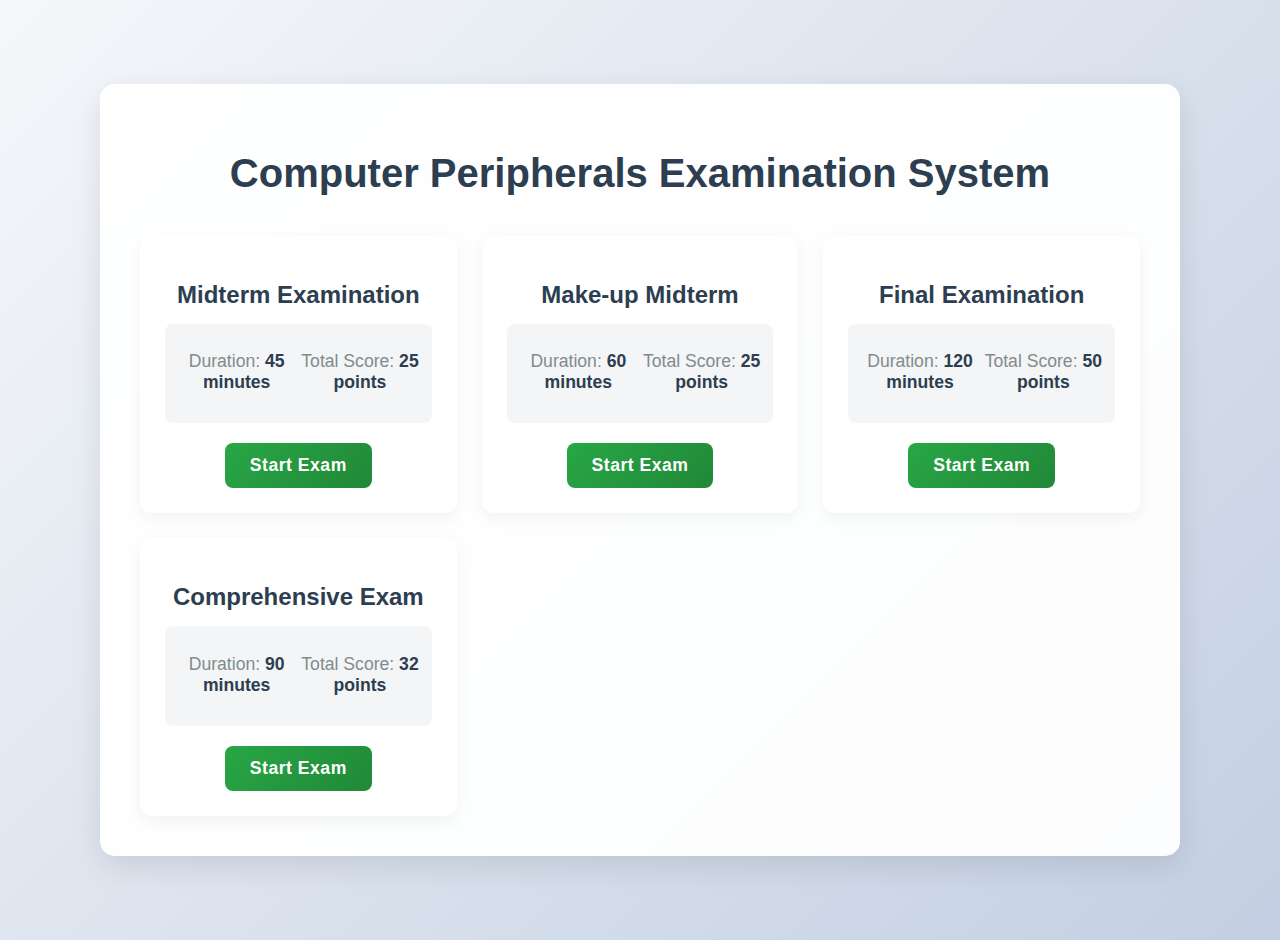
<file: index.html>
<!DOCTYPE html>
<html lang="en">
  <head>
    <meta charset="UTF-8" />
    <meta name="viewport" content="width=device-width, initial-scale=1.0" />
    <title>Computer Peripherals Examination System</title>
    <style>
      @keyframes fadeIn {
        from {
          opacity: 0;
          transform: translateY(20px);
        }
        to {
          opacity: 1;
          transform: translateY(0);
        }
      }

      @keyframes pulse {
        0% {
          transform: scale(1);
        }
        50% {
          transform: scale(1.05);
        }
        100% {
          transform: scale(1);
        }
      }

      @keyframes slideIn {
        from {
          transform: translateX(-100%);
          opacity: 0;
        }
        to {
          transform: translateX(0);
          opacity: 1;
        }
      }

      body {
        font-family: "Segoe UI", Tahoma, Geneva, Verdana, sans-serif;
        background: linear-gradient(135deg, #f5f7fa 0%, #c3cfe2 100%);
        margin: 0;
        padding: 20px;
        display: flex;
        justify-content: center;
        align-items: center;
        min-height: 100vh;
        color: #2c3e50;
      }

      .container {
        background-color: rgba(255, 255, 255, 0.95);
        border-radius: 15px;
        box-shadow: 0 10px 30px rgba(0, 0, 0, 0.1);
        padding: 40px;
        width: 100%;
        max-width: 1000px;
        animation: fadeIn 1s ease-out;
      }

      h1 {
        text-align: center;
        color: #2c3e50;
        margin-bottom: 40px;
        font-size: 2.5em;
        font-weight: 700;
        animation: slideIn 1s ease-out;
      }

      .exam-grid {
        display: grid;
        grid-template-columns: repeat(auto-fit, minmax(280px, 1fr));
        gap: 25px;
        margin-top: 30px;
      }

      .exam-card {
        background: white;
        border-radius: 12px;
        padding: 25px;
        text-align: center;
        transition: all 0.3s ease;
        box-shadow: 0 5px 15px rgba(0, 0, 0, 0.05);
        animation: fadeIn 0.5s ease-out;
      }

      .exam-card:hover {
        transform: translateY(-5px);
        box-shadow: 0 8px 25px rgba(0, 0, 0, 0.1);
      }

      .exam-card h2 {
        color: #2c3e50;
        margin-bottom: 15px;
        font-size: 1.5em;
      }

      .exam-card p {
        color: #7f8c8d;
        margin-bottom: 20px;
        font-size: 1.1em;
      }

      .start-button {
        background: linear-gradient(135deg, #28a745 0%, #218838 100%);
        color: white;
        border: none;
        border-radius: 8px;
        padding: 12px 25px;
        font-size: 1.1em;
        cursor: pointer;
        transition: all 0.3s ease;
        text-decoration: none;
        display: inline-block;
        font-weight: 600;
        letter-spacing: 0.5px;
      }

      .start-button:hover {
        background: linear-gradient(135deg, #218838 0%, #1e7e34 100%);
        transform: scale(1.05);
        animation: pulse 1s infinite;
      }

      .exam-info {
        display: flex;
        justify-content: space-between;
        margin-bottom: 20px;
        padding: 10px;
        background: rgba(44, 62, 80, 0.05);
        border-radius: 8px;
      }

      .info-item {
        text-align: center;
        flex: 1;
      }

      .info-item span {
        font-weight: bold;
        color: #2c3e50;
      }
    </style>
  </head>
  <body>
    <div class="container">
      <h1>Computer Peripherals Examination System</h1>
      <div class="exam-grid">
        <div class="exam-card">
          <h2>Midterm Examination</h2>
          <div class="exam-info">
            <div class="info-item">
              <p>Duration: <span>45 minutes</span></p>
            </div>
            <div class="info-item">
              <p>Total Score: <span>25 points</span></p>
            </div>
          </div>
          <a href="exam1/index.html" class="start-button">Start Exam</a>
        </div>
        <div class="exam-card">
          <h2>Make-up Midterm</h2>
          <div class="exam-info">
            <div class="info-item">
              <p>Duration: <span>60 minutes</span></p>
            </div>
            <div class="info-item">
              <p>Total Score: <span>25 points</span></p>
            </div>
          </div>
          <a href="exam2/index.html" class="start-button">Start Exam</a>
        </div>
        <div class="exam-card">
          <h2>Final Examination</h2>
          <div class="exam-info">
            <div class="info-item">
              <p>Duration: <span>120 minutes</span></p>
            </div>
            <div class="info-item">
              <p>Total Score: <span>50 points</span></p>
            </div>
          </div>
          <a href="exam3/index.html" class="start-button">Start Exam</a>
        </div>
        <div class="exam-card">
          <h2>Comprehensive Exam</h2>
          <div class="exam-info">
            <div class="info-item">
              <p>Duration: <span>90 minutes</span></p>
            </div>
            <div class="info-item">
              <p>Total Score: <span>32 points</span></p>
            </div>
          </div>
          <a href="exam4/index.html" class="start-button">Start Exam</a>
        </div>
      </div>
    </div>
    <script>
      document.querySelectorAll(".start-button").forEach((button) => {
        button.addEventListener("click", () => {
          alert("Exam started! Good luck!");
        });
      });
    </script>
  </body>
</html>
</file>
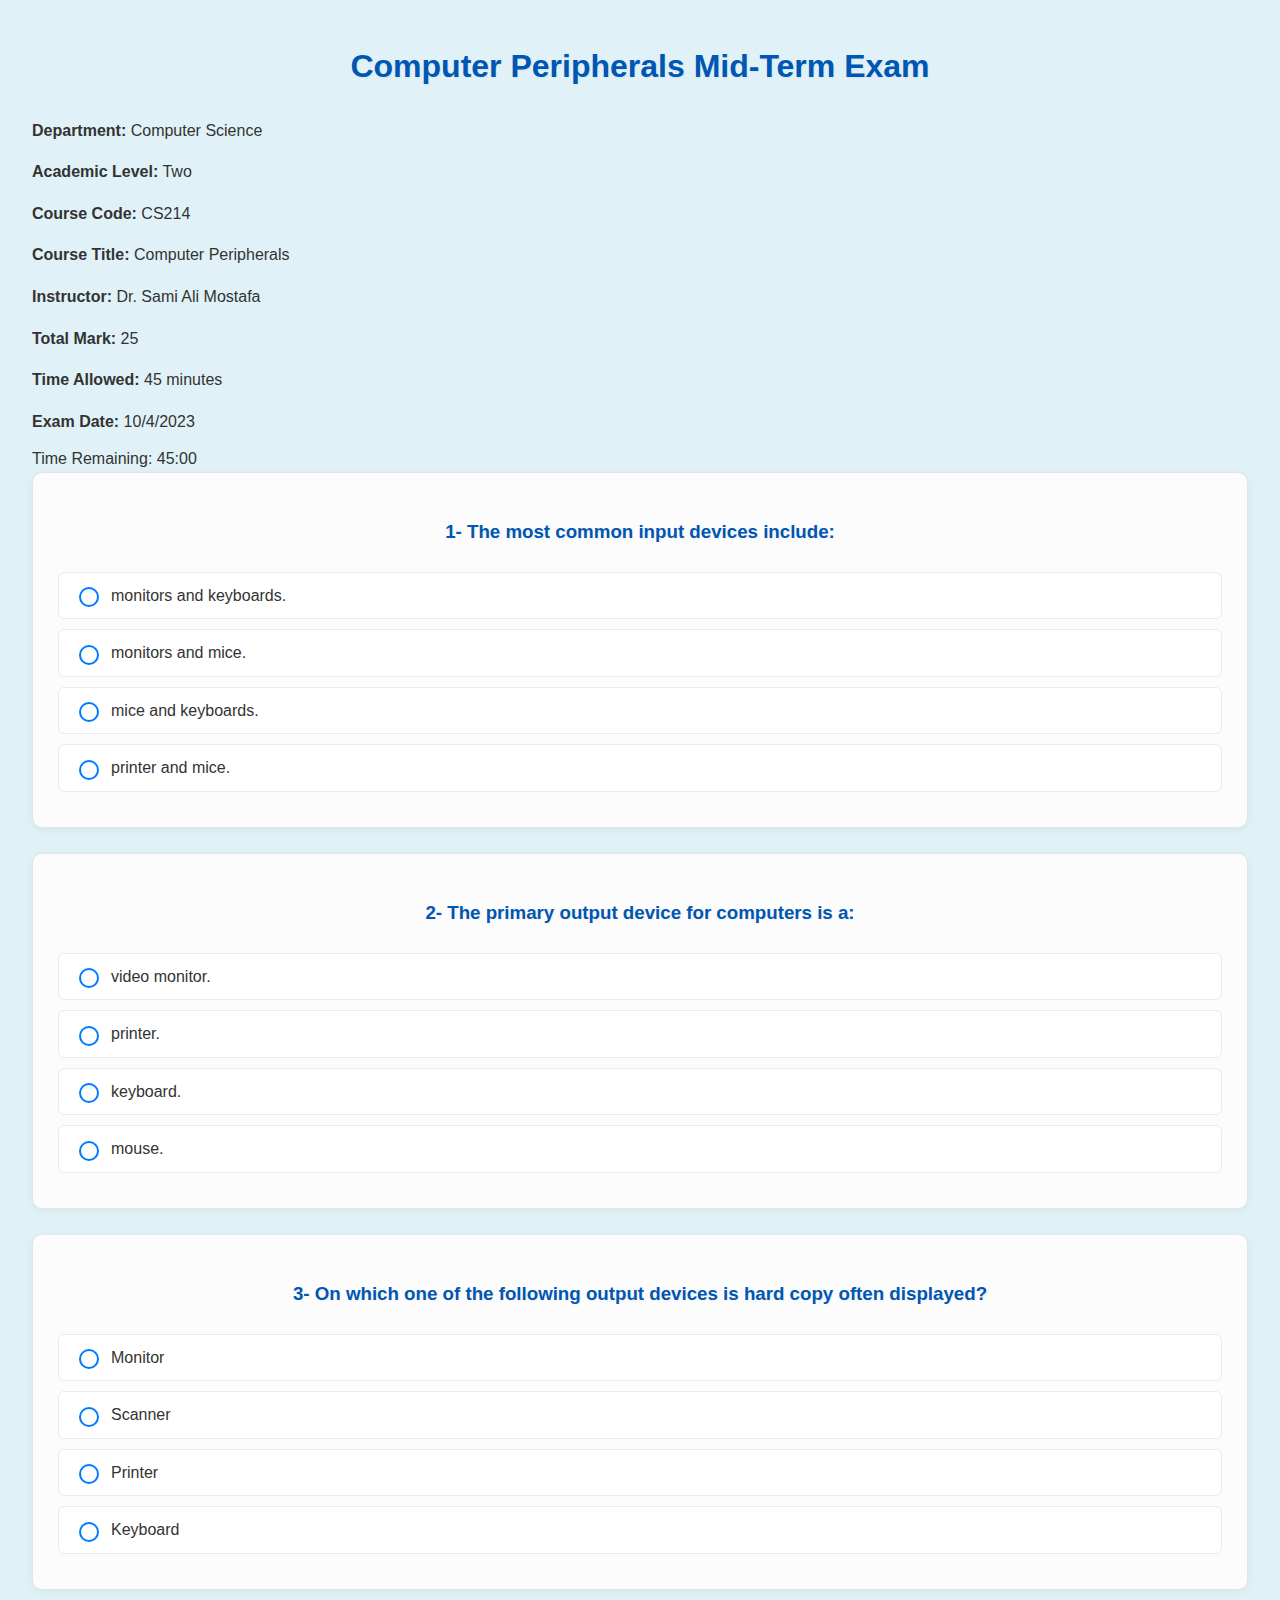
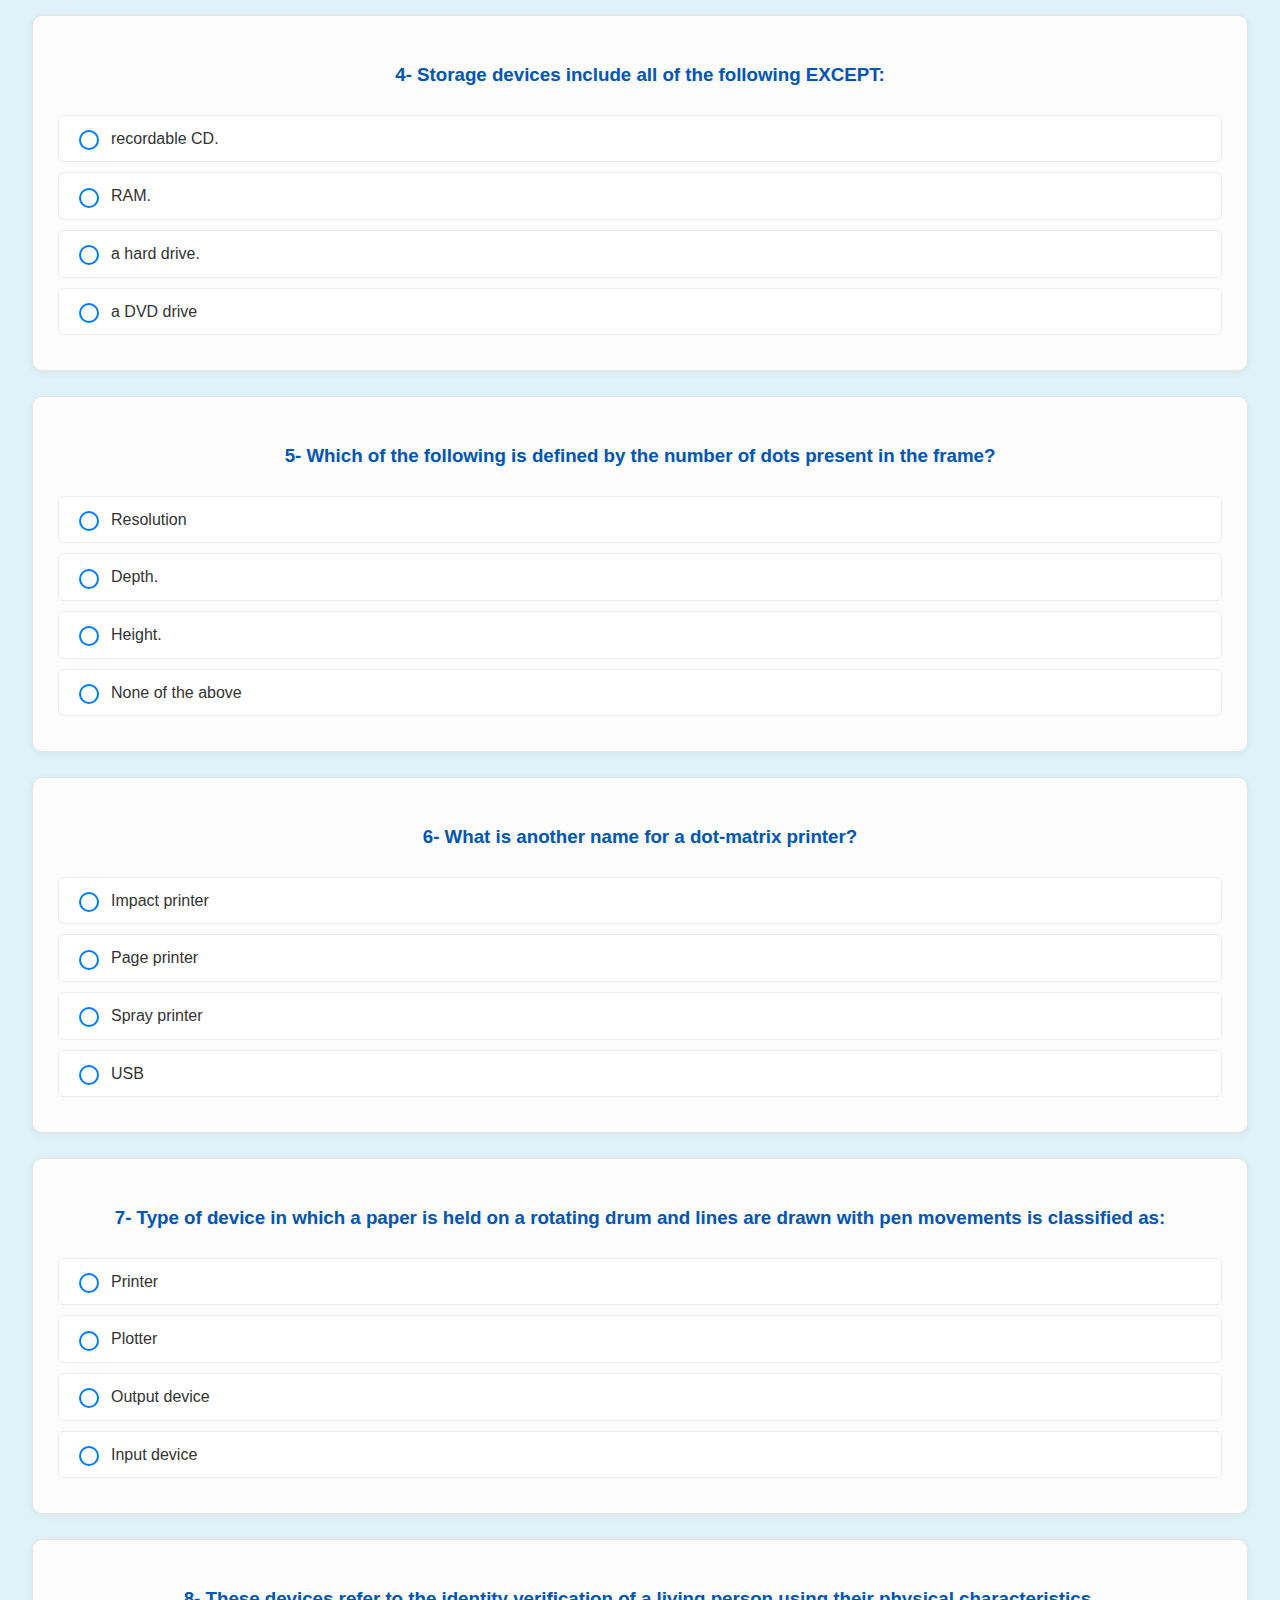
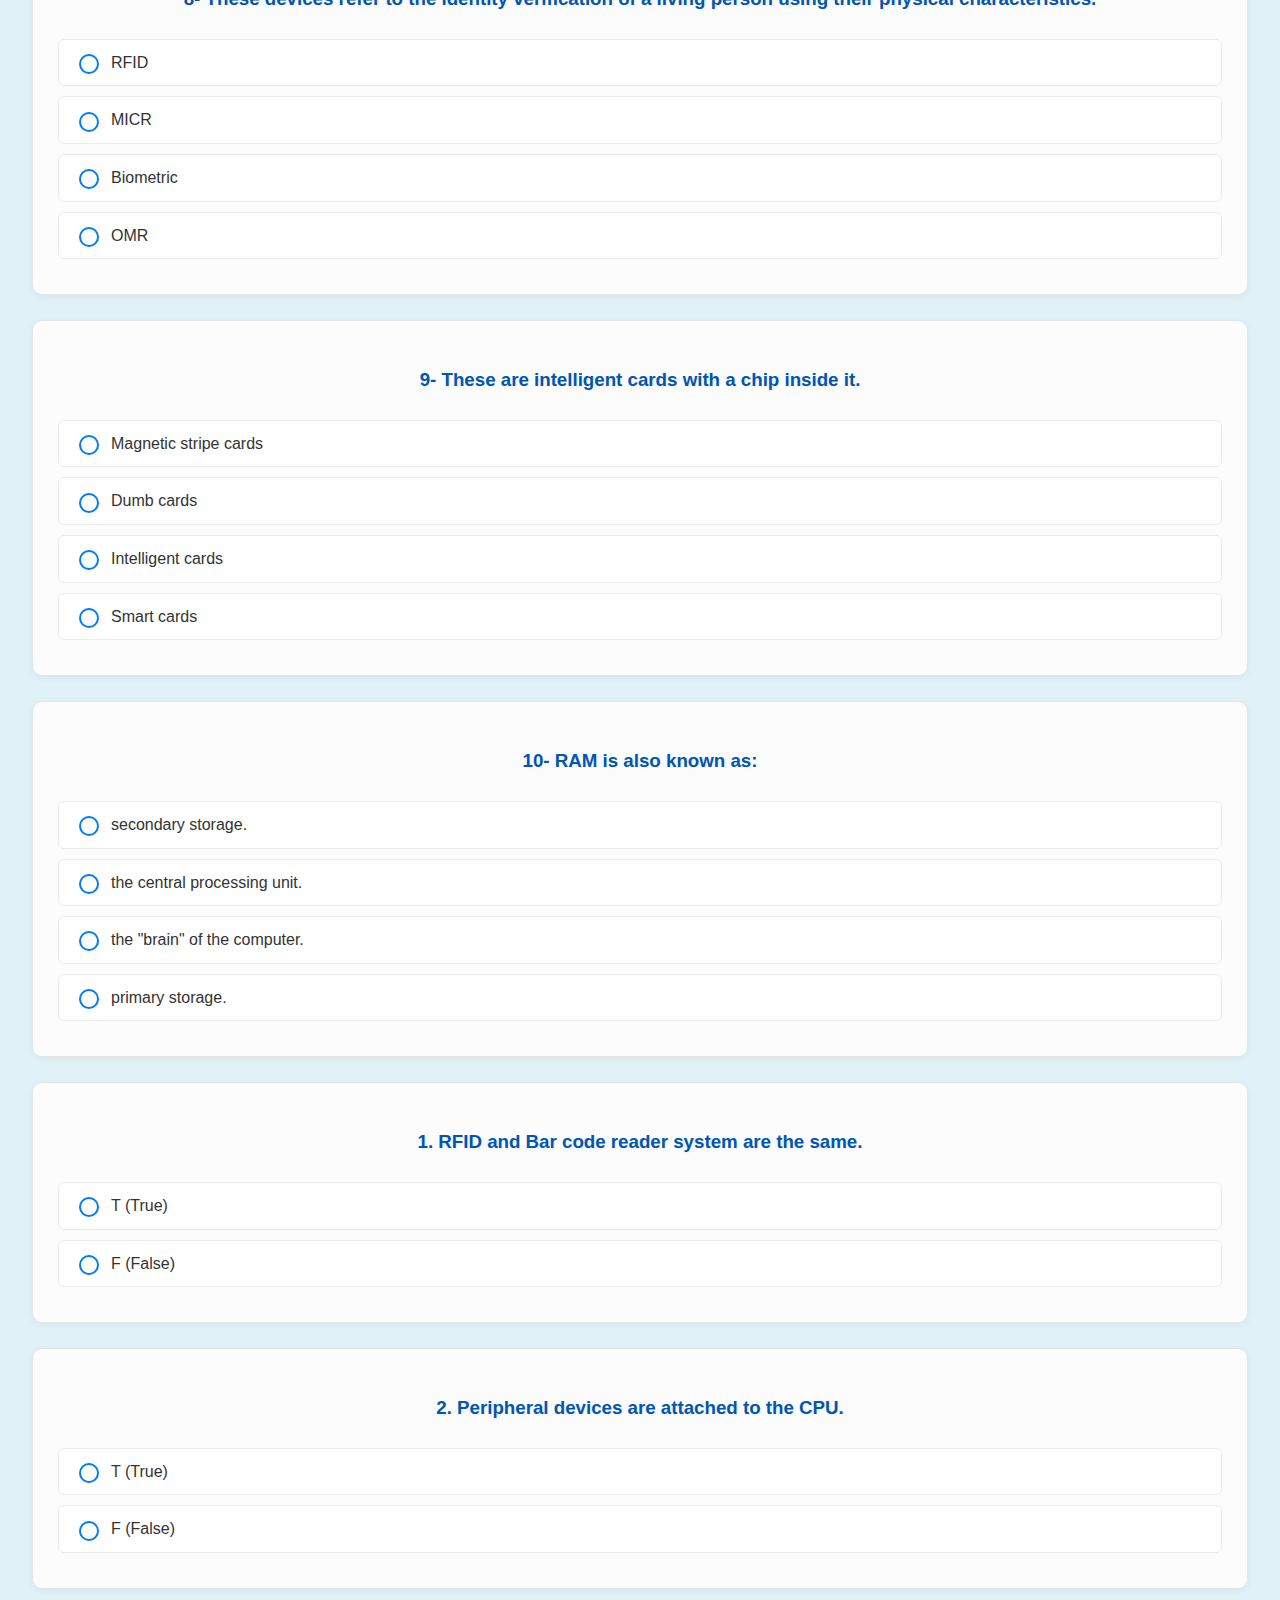
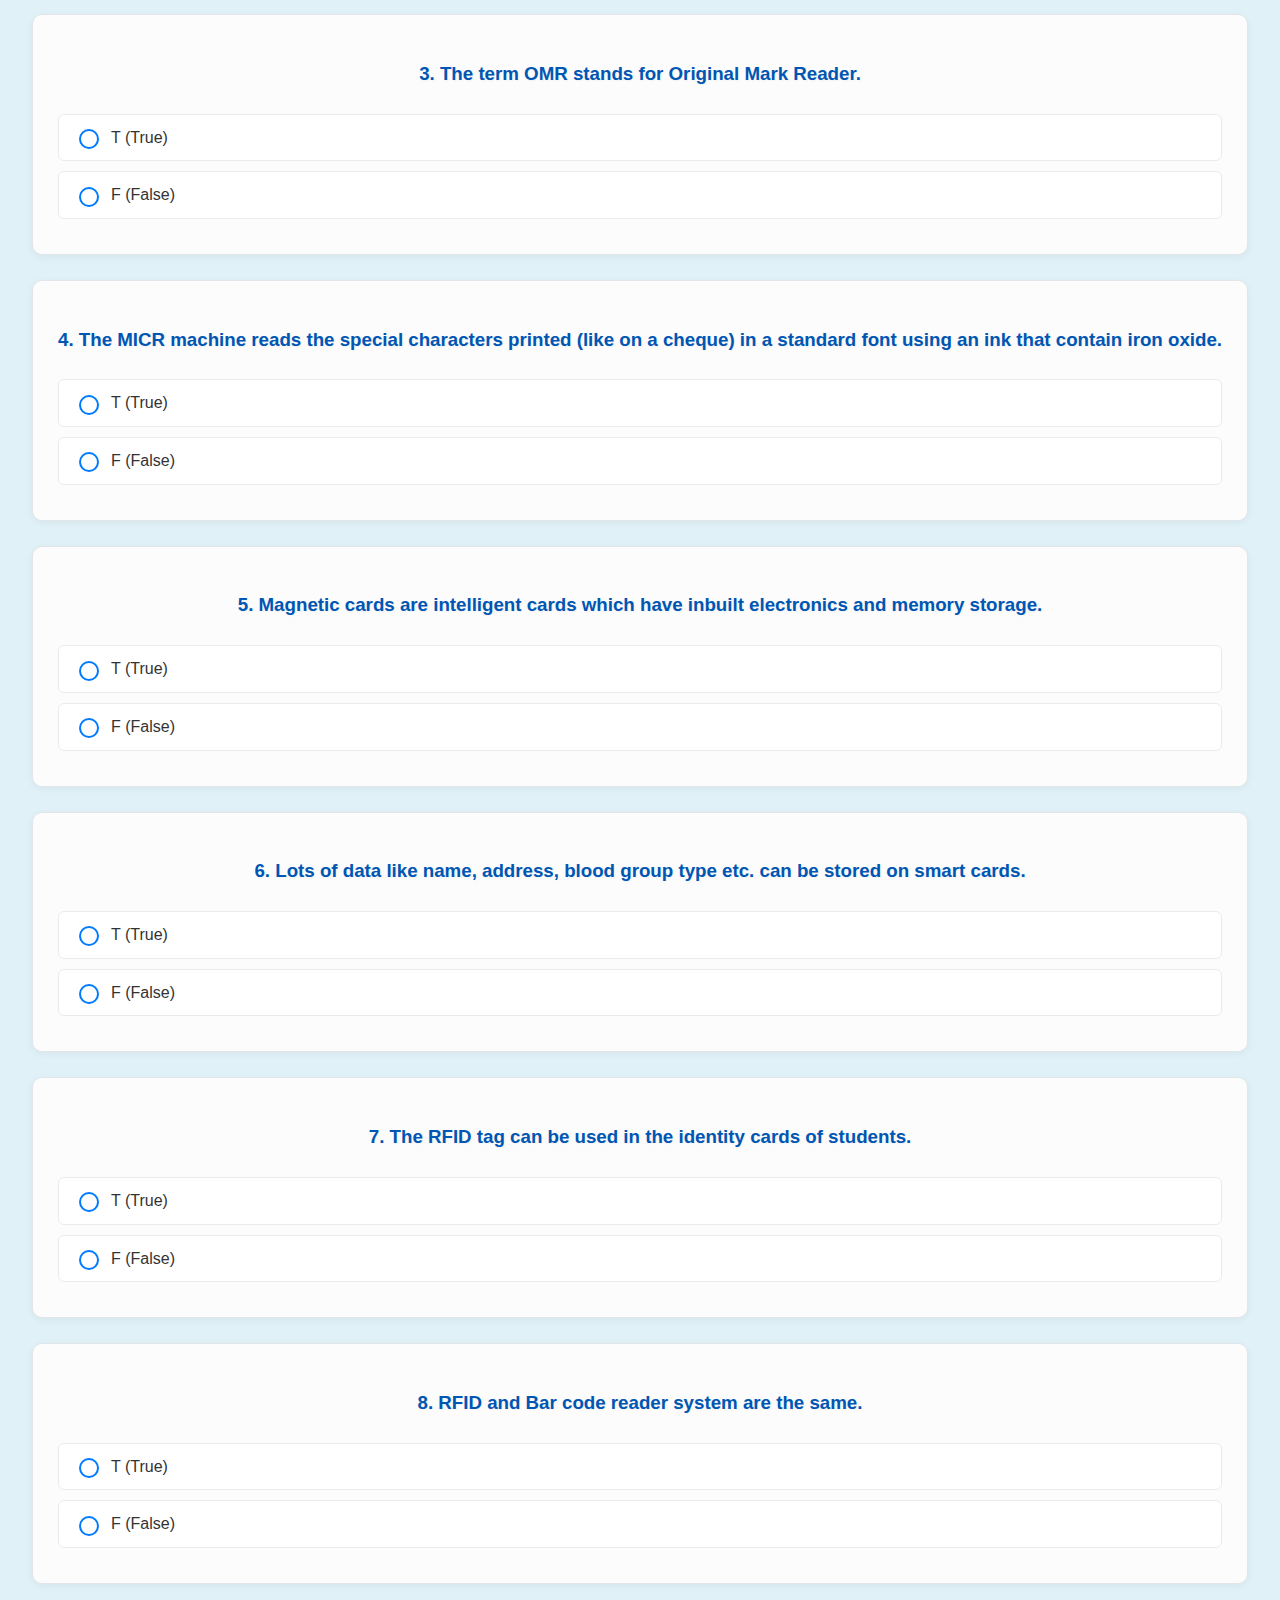
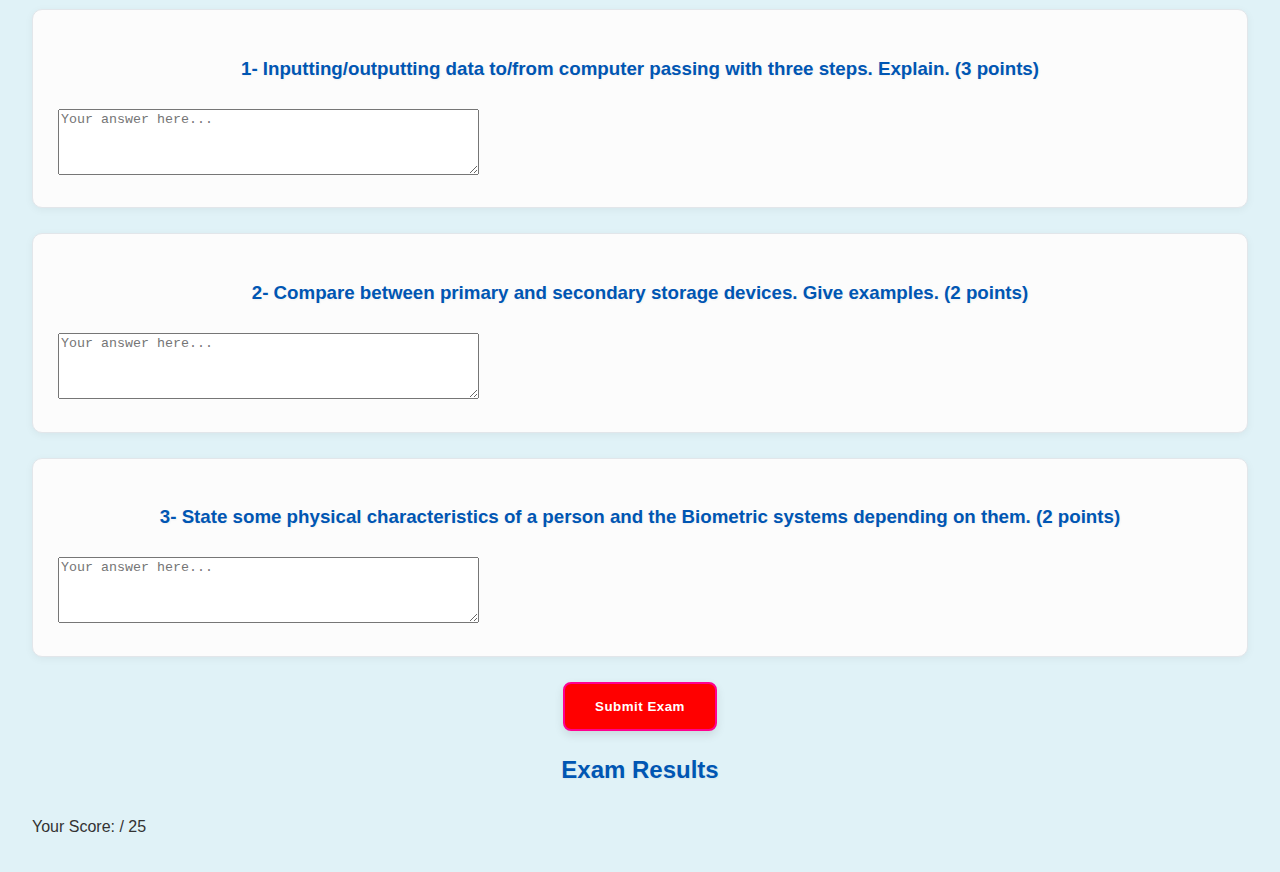
<file: exam1/index.html>
<!DOCTYPE html>
<html lang="en">
  <head>
    <meta charset="UTF-8" />
    <meta name="viewport" content="width=device-width, initial-scale=1.0" />
    <title>Computer Peripherals Mid-Term Exam</title>
    <link rel="stylesheet" href="style.css" />
  </head>
  <body>
    <div class="exam-container">
      <h1>Computer Peripherals Mid-Term Exam</h1>
      <div class="header-info">
        <p><strong>Department:</strong> Computer Science</p>
        <p><strong>Academic Level:</strong> Two</p>
        <p><strong>Course Code:</strong> CS214</p>
        <p><strong>Course Title:</strong> Computer Peripherals</p>
        <p><strong>Instructor:</strong> Dr. Sami Ali Mostafa</p>
        <p><strong>Total Mark:</strong> 25</p>
        <p><strong>Time Allowed:</strong> 45 minutes</p>
        <p><strong>Exam Date:</strong> 10/4/2023</p>
      </div>

      <div class="timer-container">
        Time Remaining: <span id="timer">45:00</span>
      </div>

      <div id="quiz-container"></div>

      <button id="submit-quiz">Submit Exam</button>

      <div id="result-container" class="hidden">
        <h2>Exam Results</h2>
        <p>Your Score: <span id="score"></span> / 25</p>
        <div id="feedback"></div>
      </div>
    </div>

    <script src="script.js"></script>
  </body>
</html>
</file>
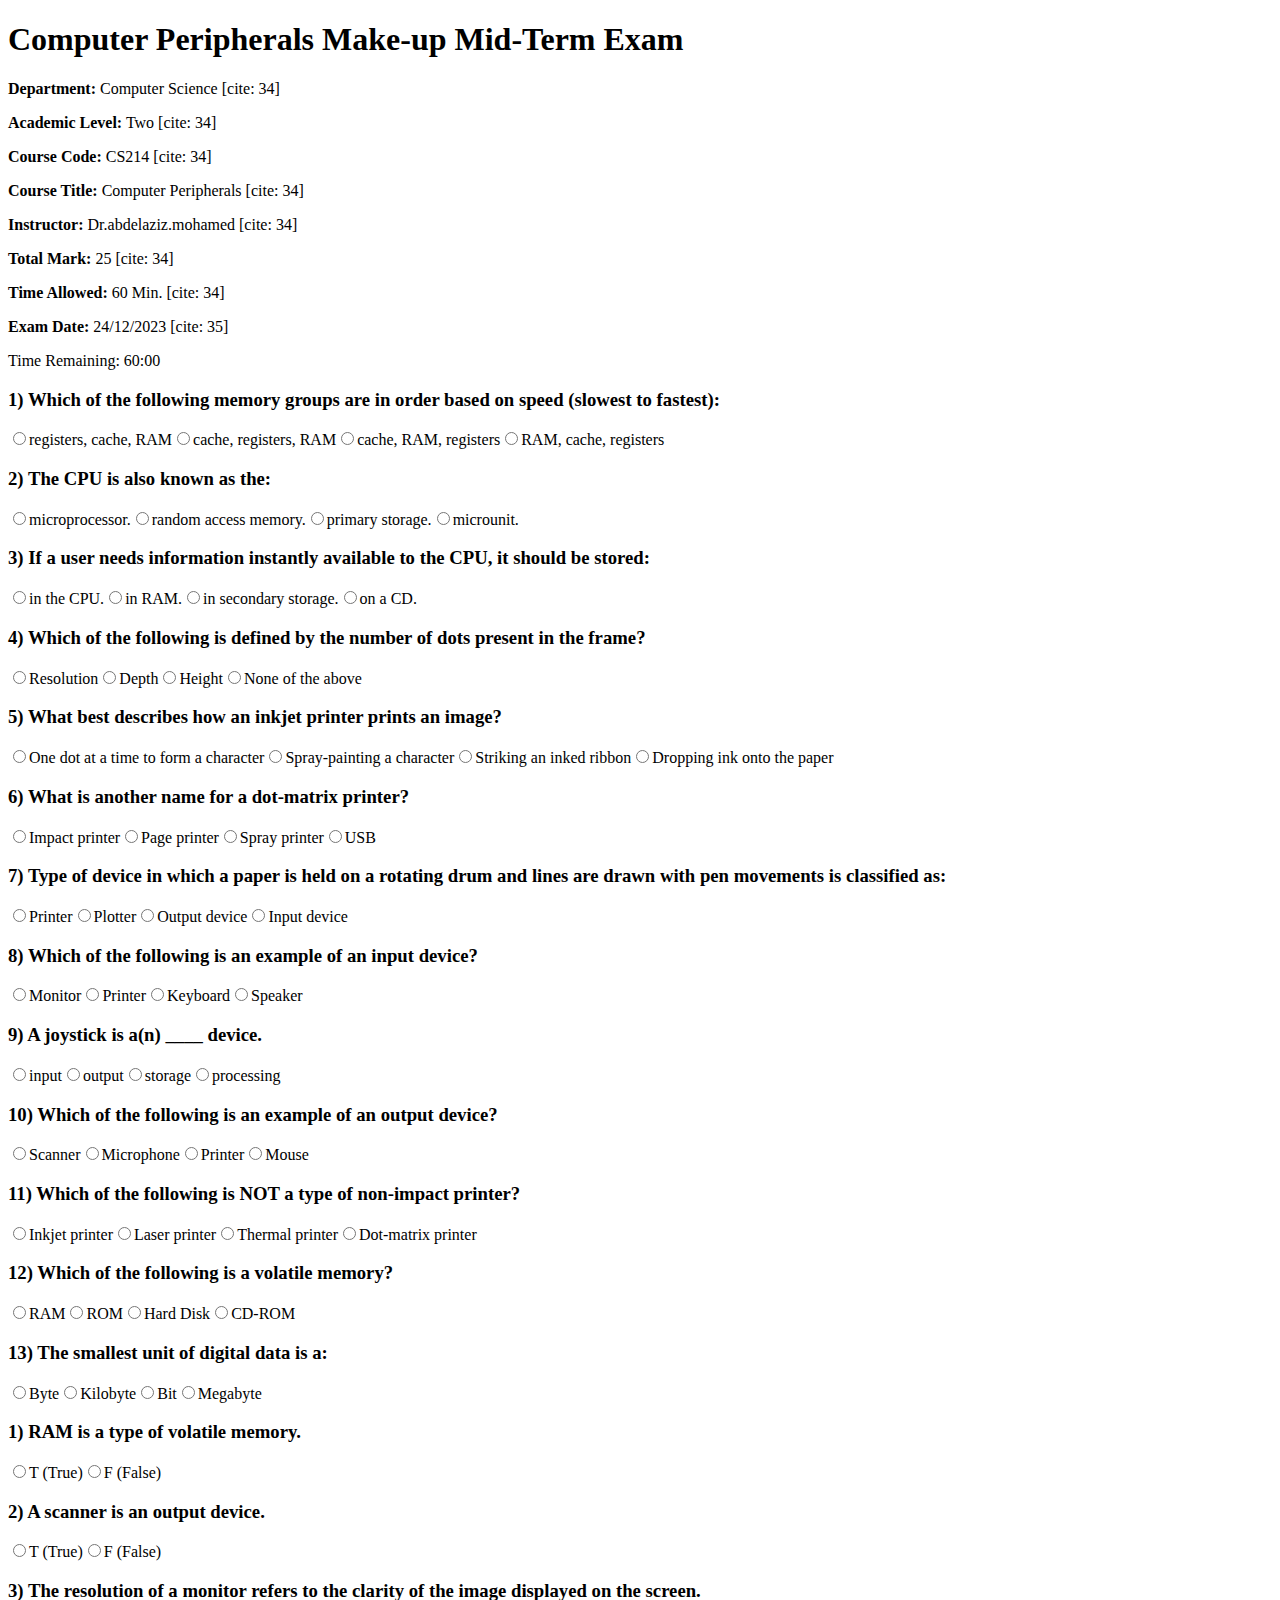
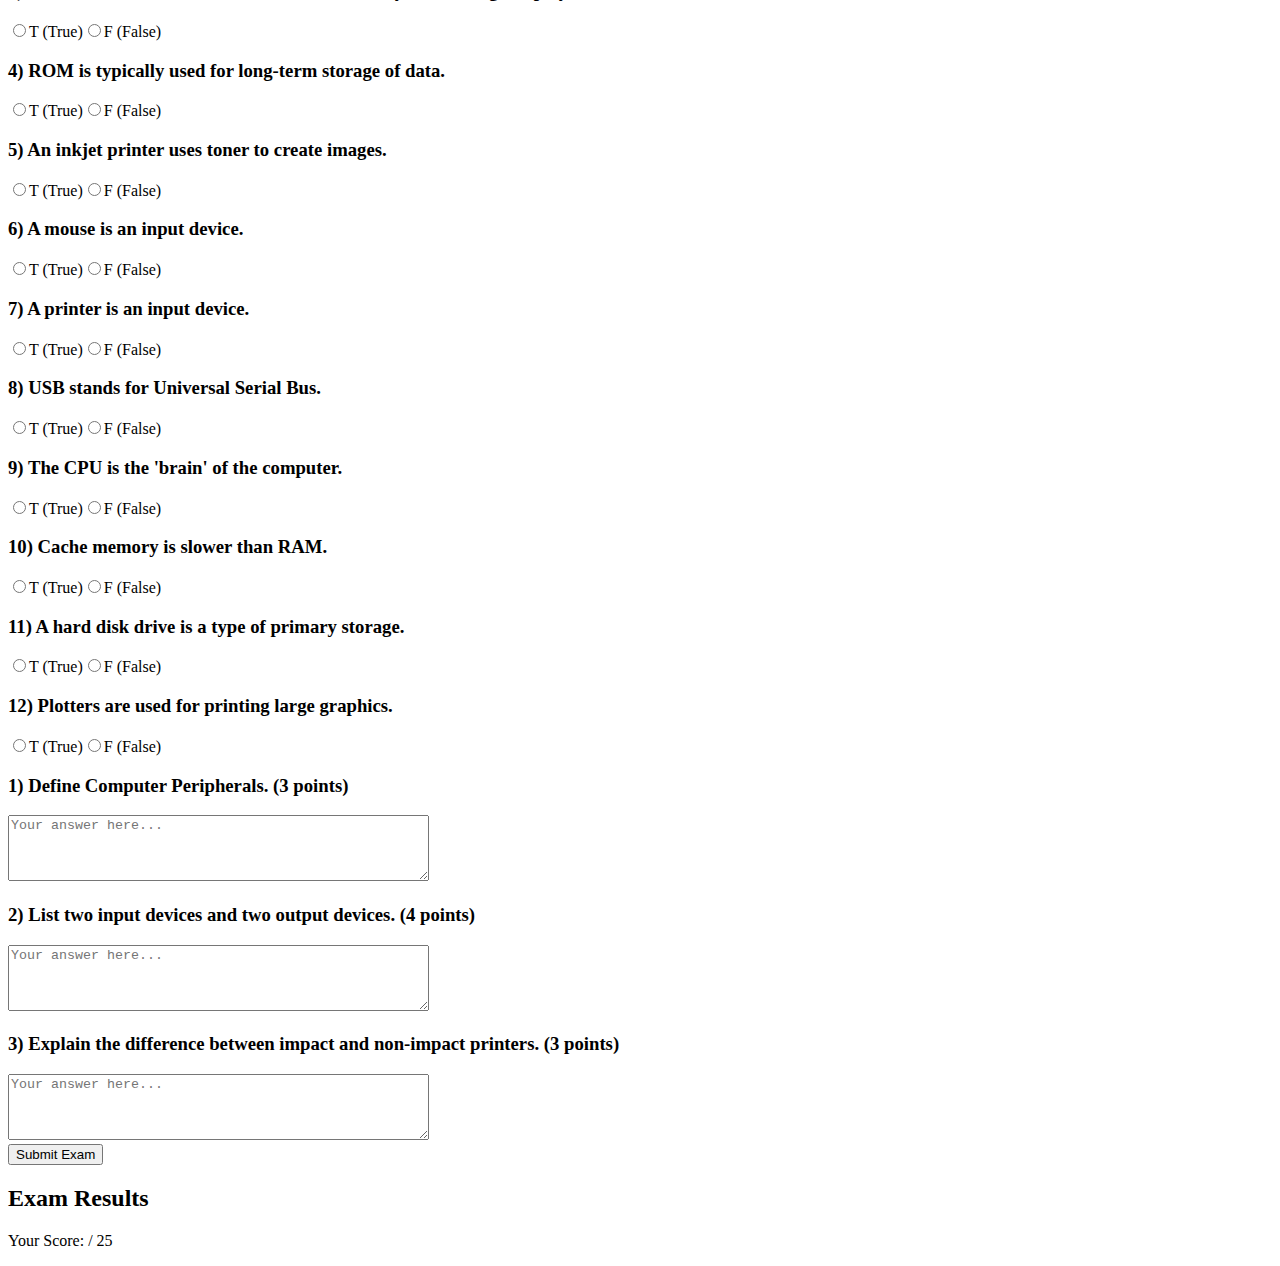
<file: exam2/index.html>
<!DOCTYPE html>
<html lang="en">
  <head>
    <meta charset="UTF-8" />
    <meta name="viewport" content="width=device-width, initial-scale=1.0" />
    <title>Computer Peripherals Make-up Mid-Term Exam</title>
    <link rel="stylesheet" href="//style.css" />
  </head>
  <body>
    <div class="exam-container">
      <h1>Computer Peripherals Make-up Mid-Term Exam</h1>
      <div class="header-info">
        <p><strong>Department:</strong> Computer Science [cite: 34]</p>
        <p><strong>Academic Level:</strong> Two [cite: 34]</p>
        <p><strong>Course Code:</strong> CS214 [cite: 34]</p>
        <p><strong>Course Title:</strong> Computer Peripherals [cite: 34]</p>
        <p><strong>Instructor:</strong> Dr.abdelaziz.mohamed [cite: 34]</p>
        <p><strong>Total Mark:</strong> 25 [cite: 34]</p>
        <p><strong>Time Allowed:</strong> 60 Min. [cite: 34]</p>
        <p><strong>Exam Date:</strong> 24/12/2023 [cite: 35]</p>
      </div>

      <div class="timer-container">
        Time Remaining: <span id="timer">60:00</span>
      </div>

      <div id="quiz-container"></div>

      <button id="submit-quiz">Submit Exam</button>

      <div id="result-container" class="hidden">
        <h2>Exam Results</h2>
        <p>Your Score: <span id="score"></span> / 25</p>
        <div id="feedback"></div>
      </div>
    </div>

    <script src="script.js"></script>
  </body>
</html>
</file>
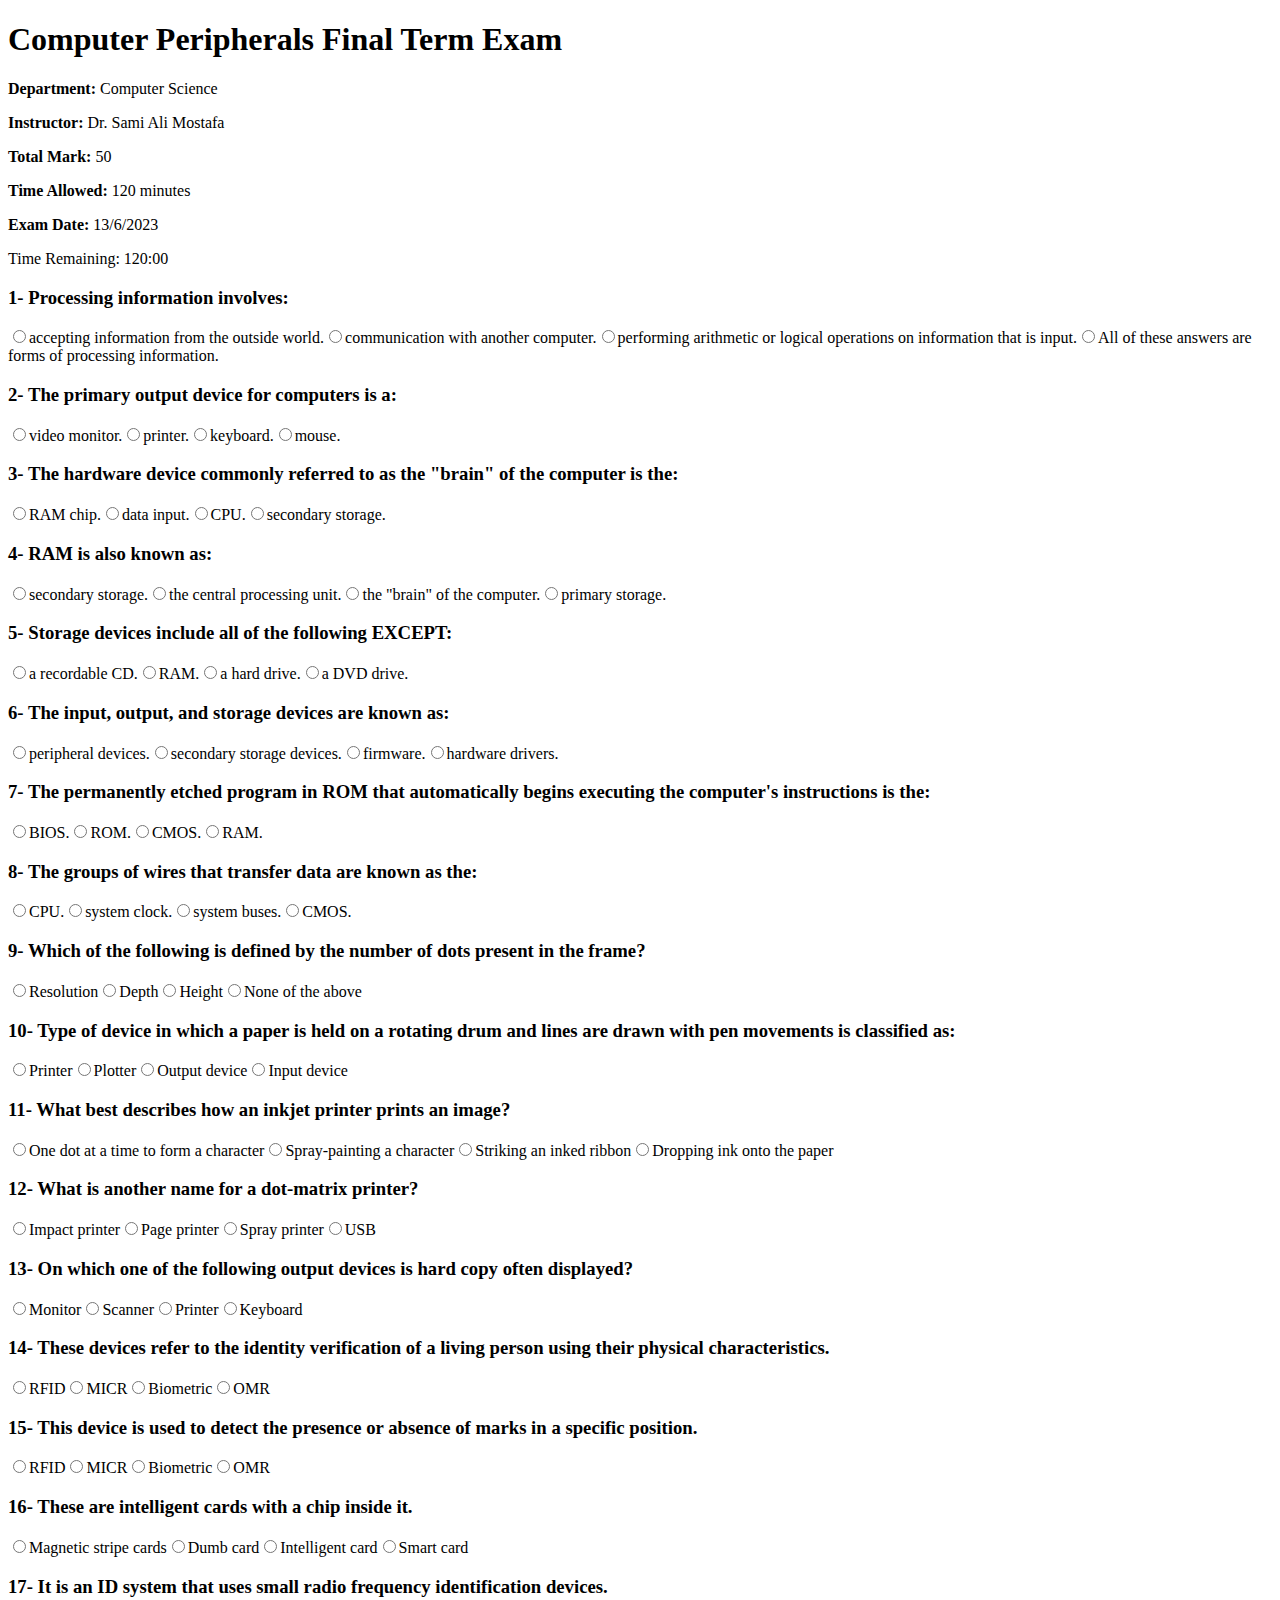
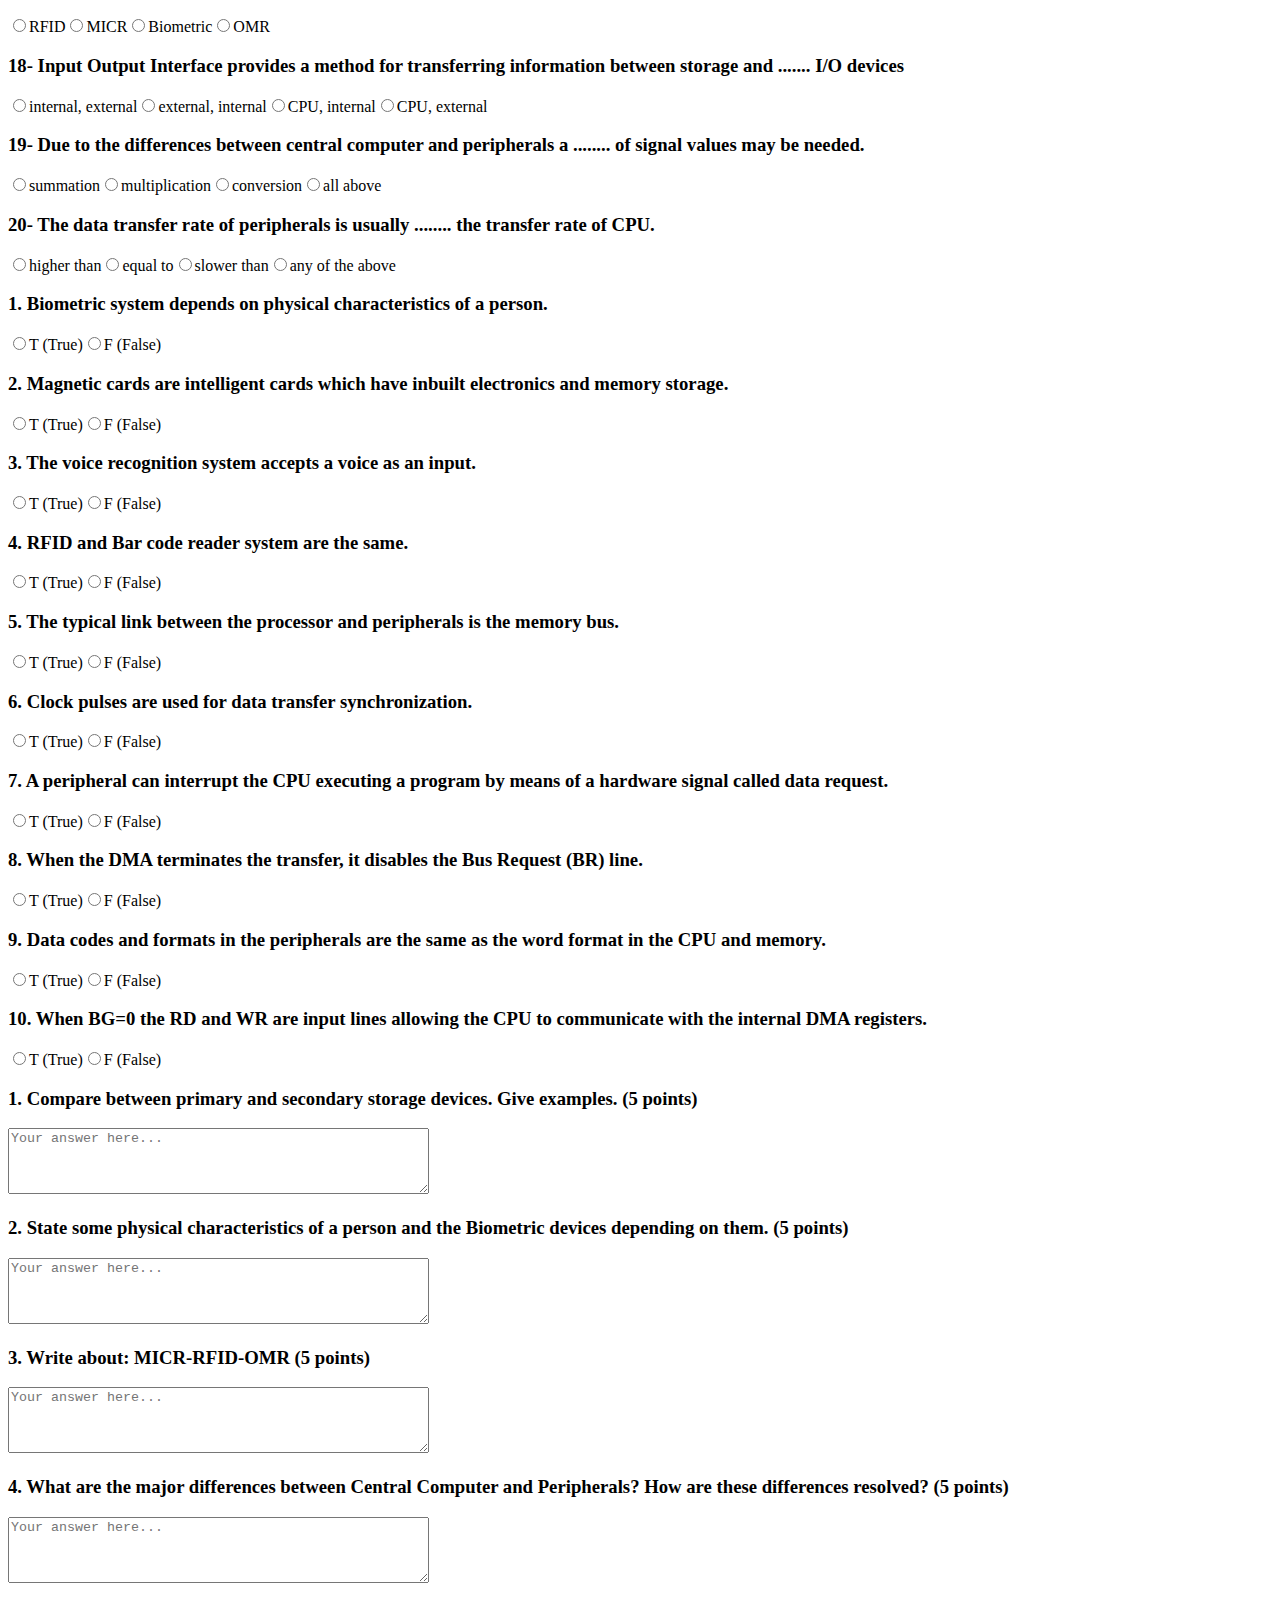
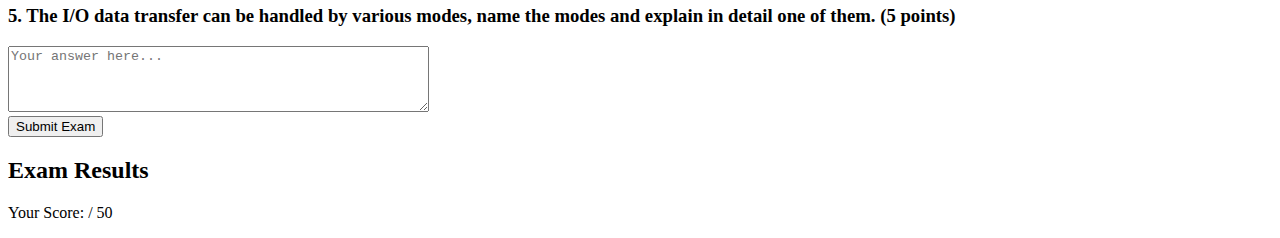
<file: exam3/index.html>
<!DOCTYPE html>
<html lang="en">
  <head>
    <meta charset="UTF-8" />
    <meta name="viewport" content="width=device-width, initial-scale=1.0" />
    <title>Computer Peripherals Final Term Exam</title>
    <link rel="stylesheet" href="//style.css" />
  </head>
  <body>
    <div class="exam-container">
      <h1>Computer Peripherals Final Term Exam</h1>
      <div class="header-info">
        <p><strong>Department:</strong> Computer Science</p>
        <p><strong>Instructor:</strong> Dr. Sami Ali Mostafa</p>
        <p><strong>Total Mark:</strong> 50</p>
        <p><strong>Time Allowed:</strong> 120 minutes</p>
        <p><strong>Exam Date:</strong> 13/6/2023</p>
      </div>

      <div class="timer-container">
        Time Remaining: <span id="timer">120:00</span>
      </div>

      <div id="quiz-container"></div>

      <button id="submit-quiz">Submit Exam</button>

      <div id="result-container" class="hidden">
        <h2>Exam Results</h2>
        <p>Your Score: <span id="score"></span> / 50</p>
        <div id="feedback"></div>
      </div>
    </div>

    <script src="script.js"></script>
  </body>
</html>
</file>
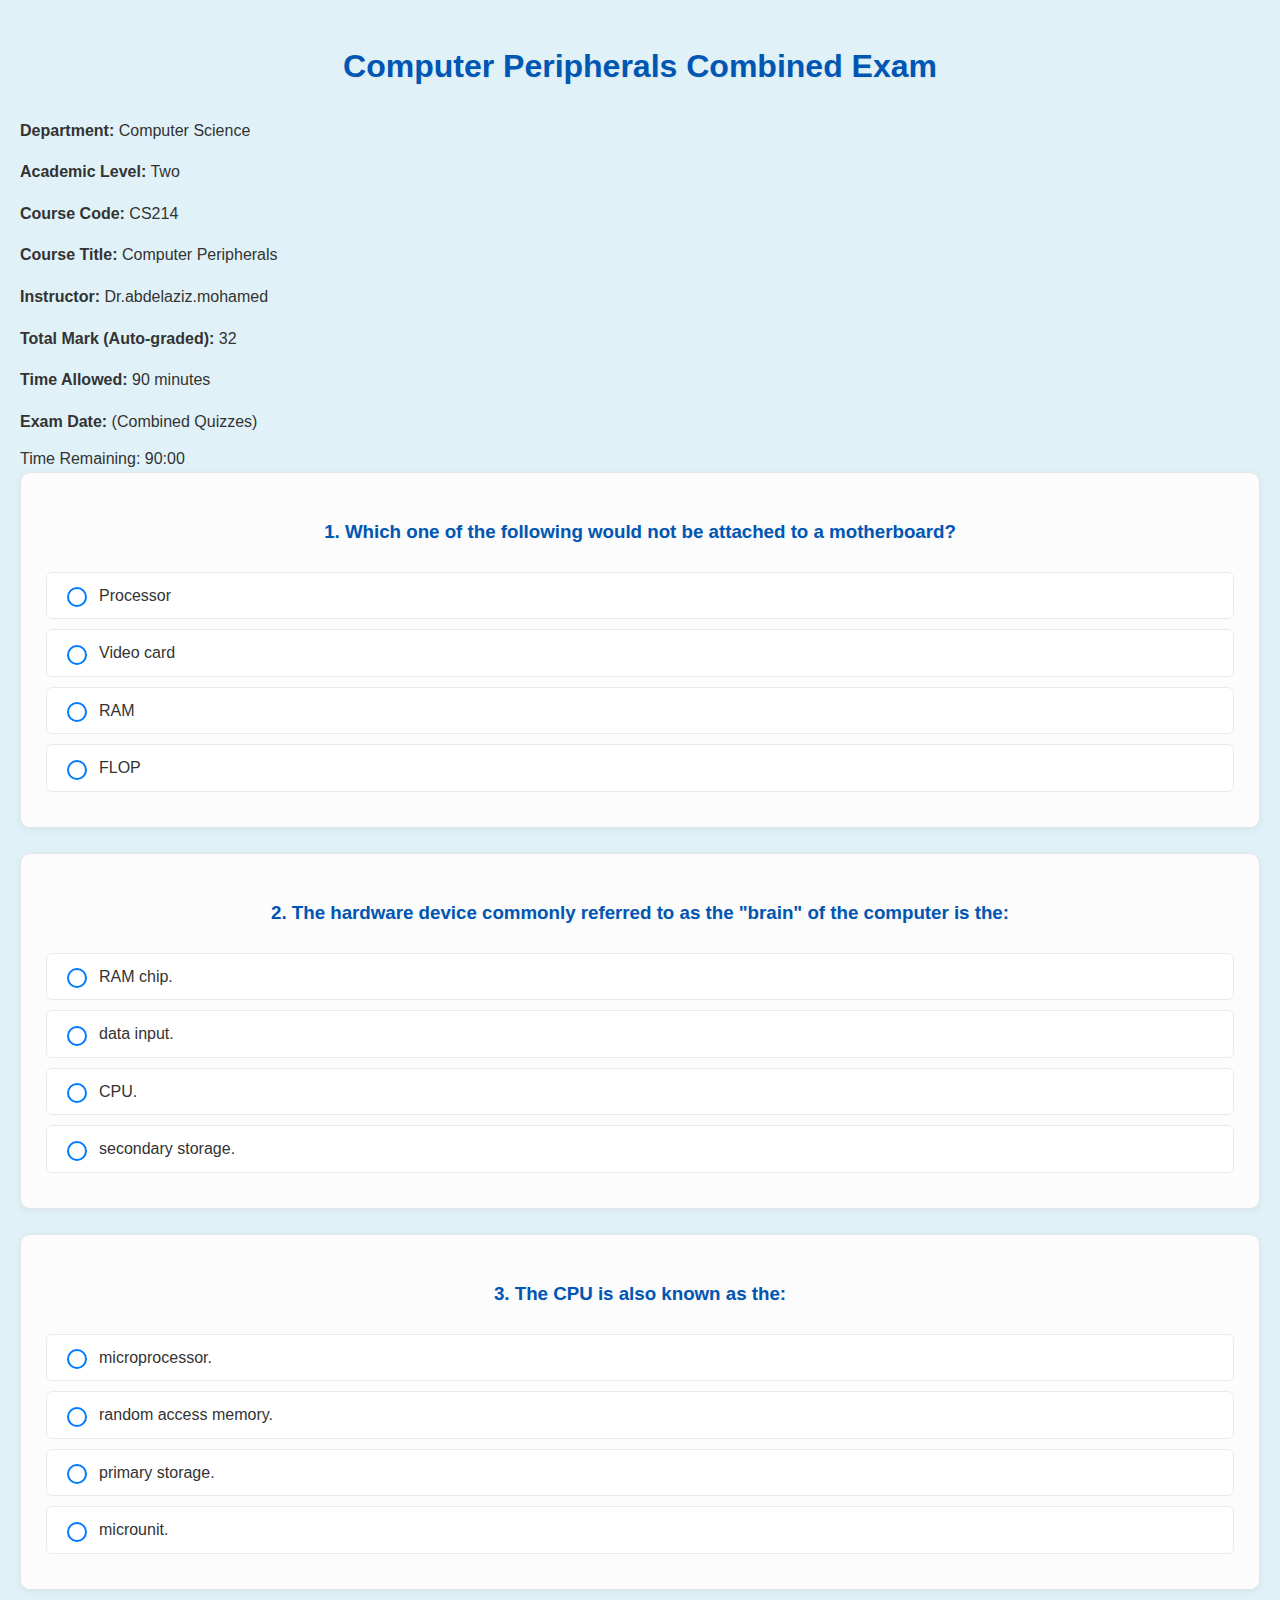
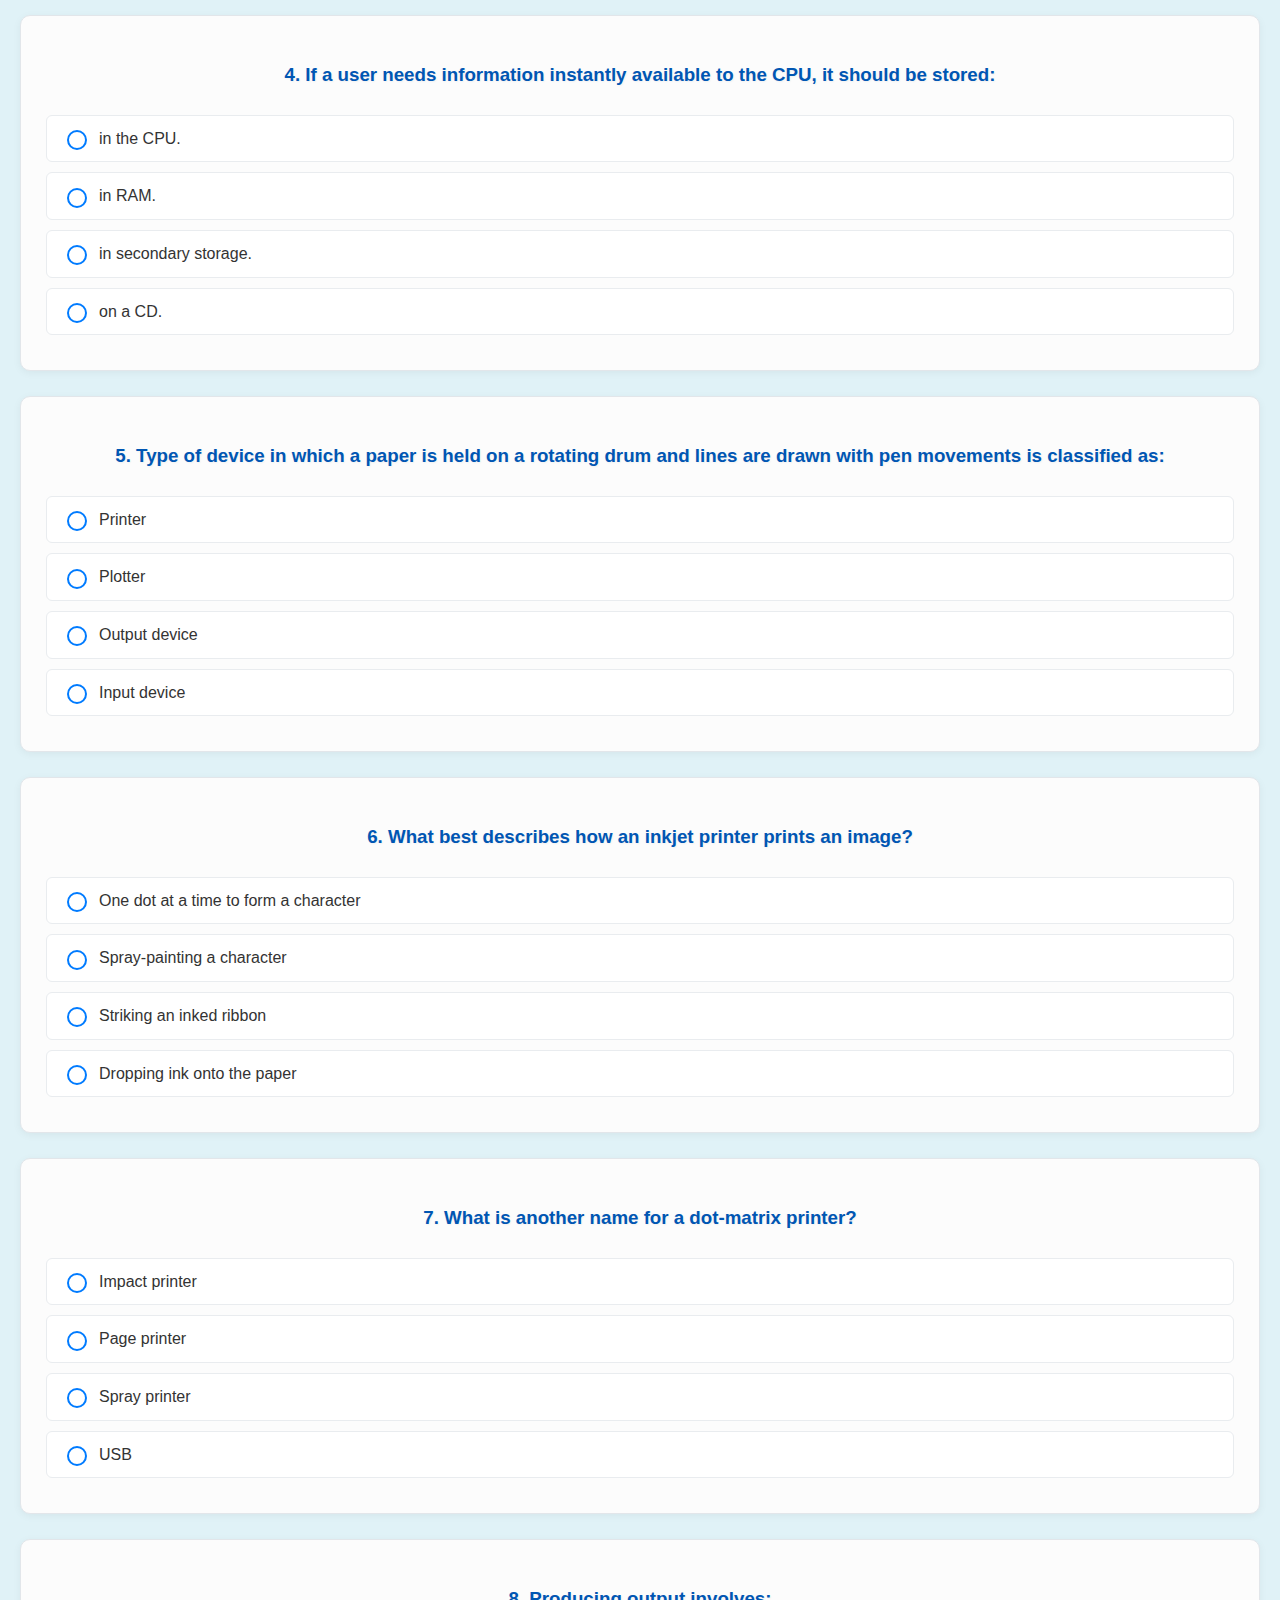
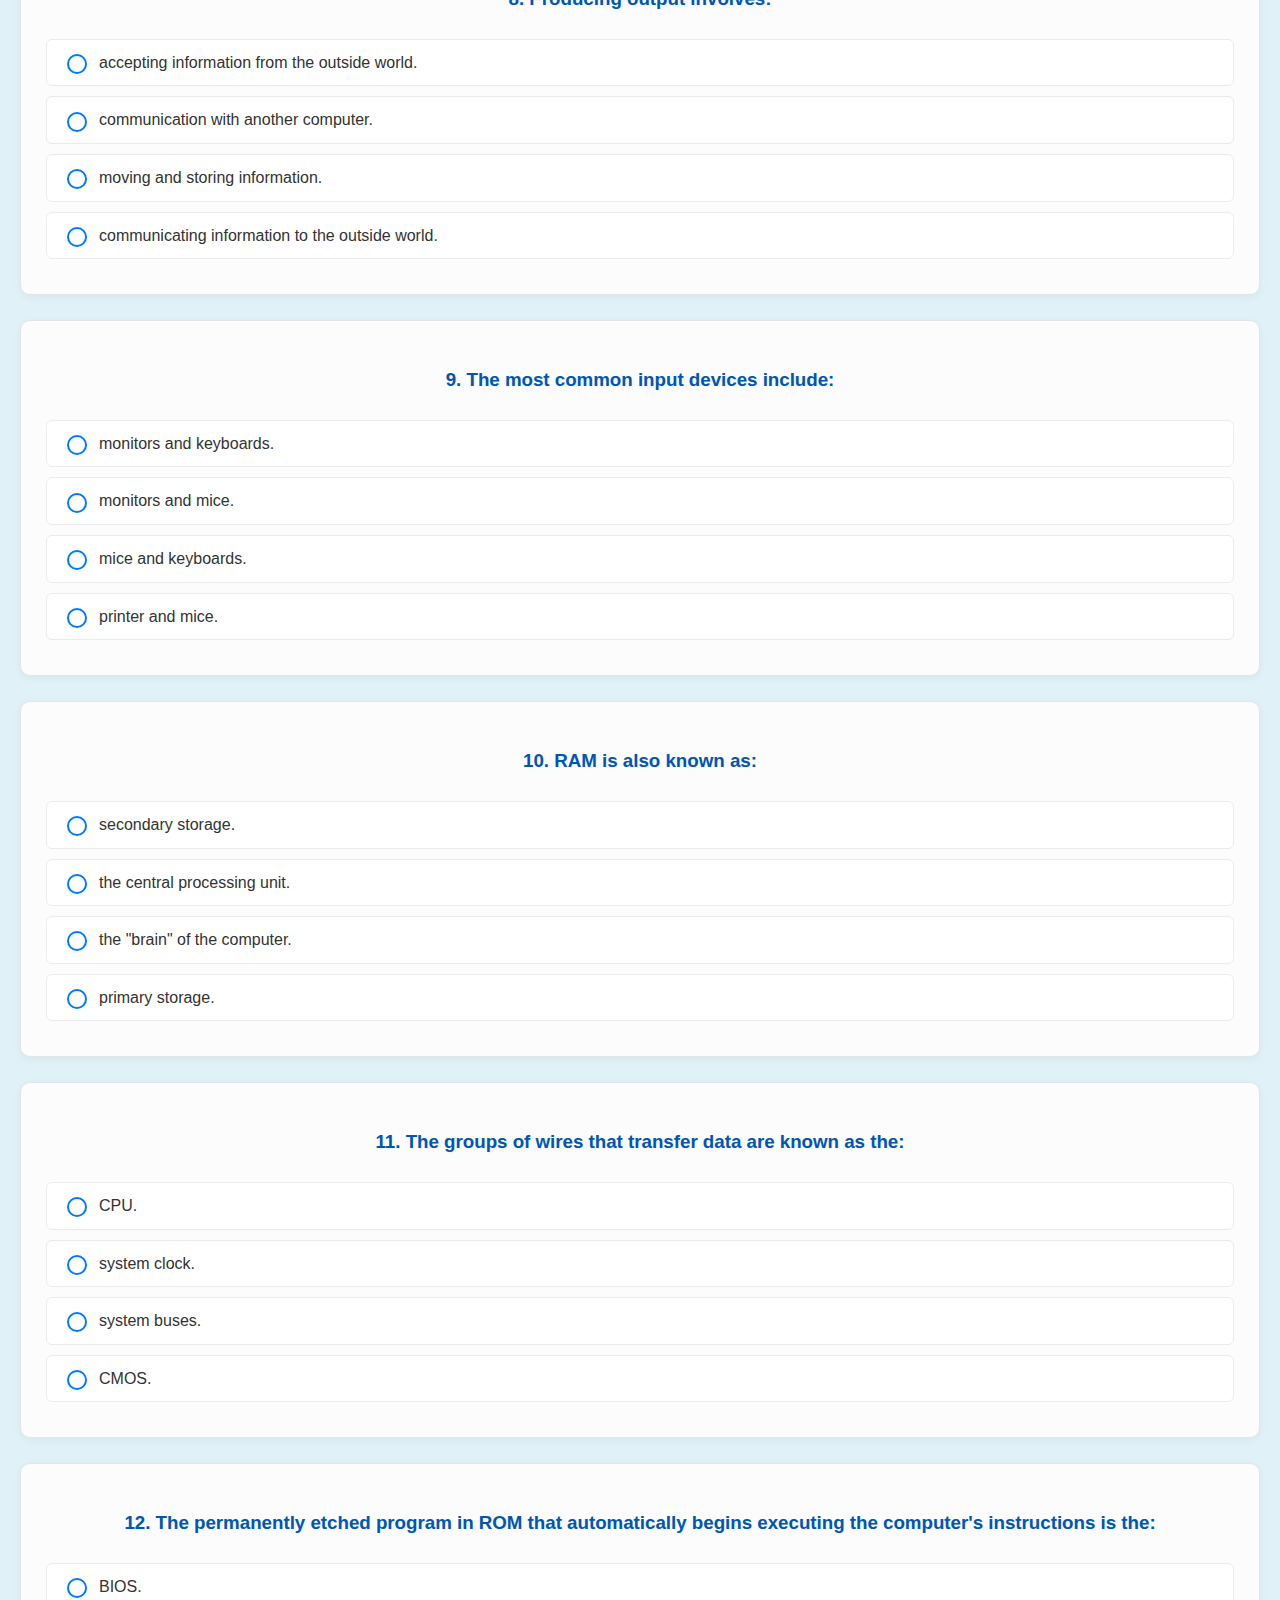
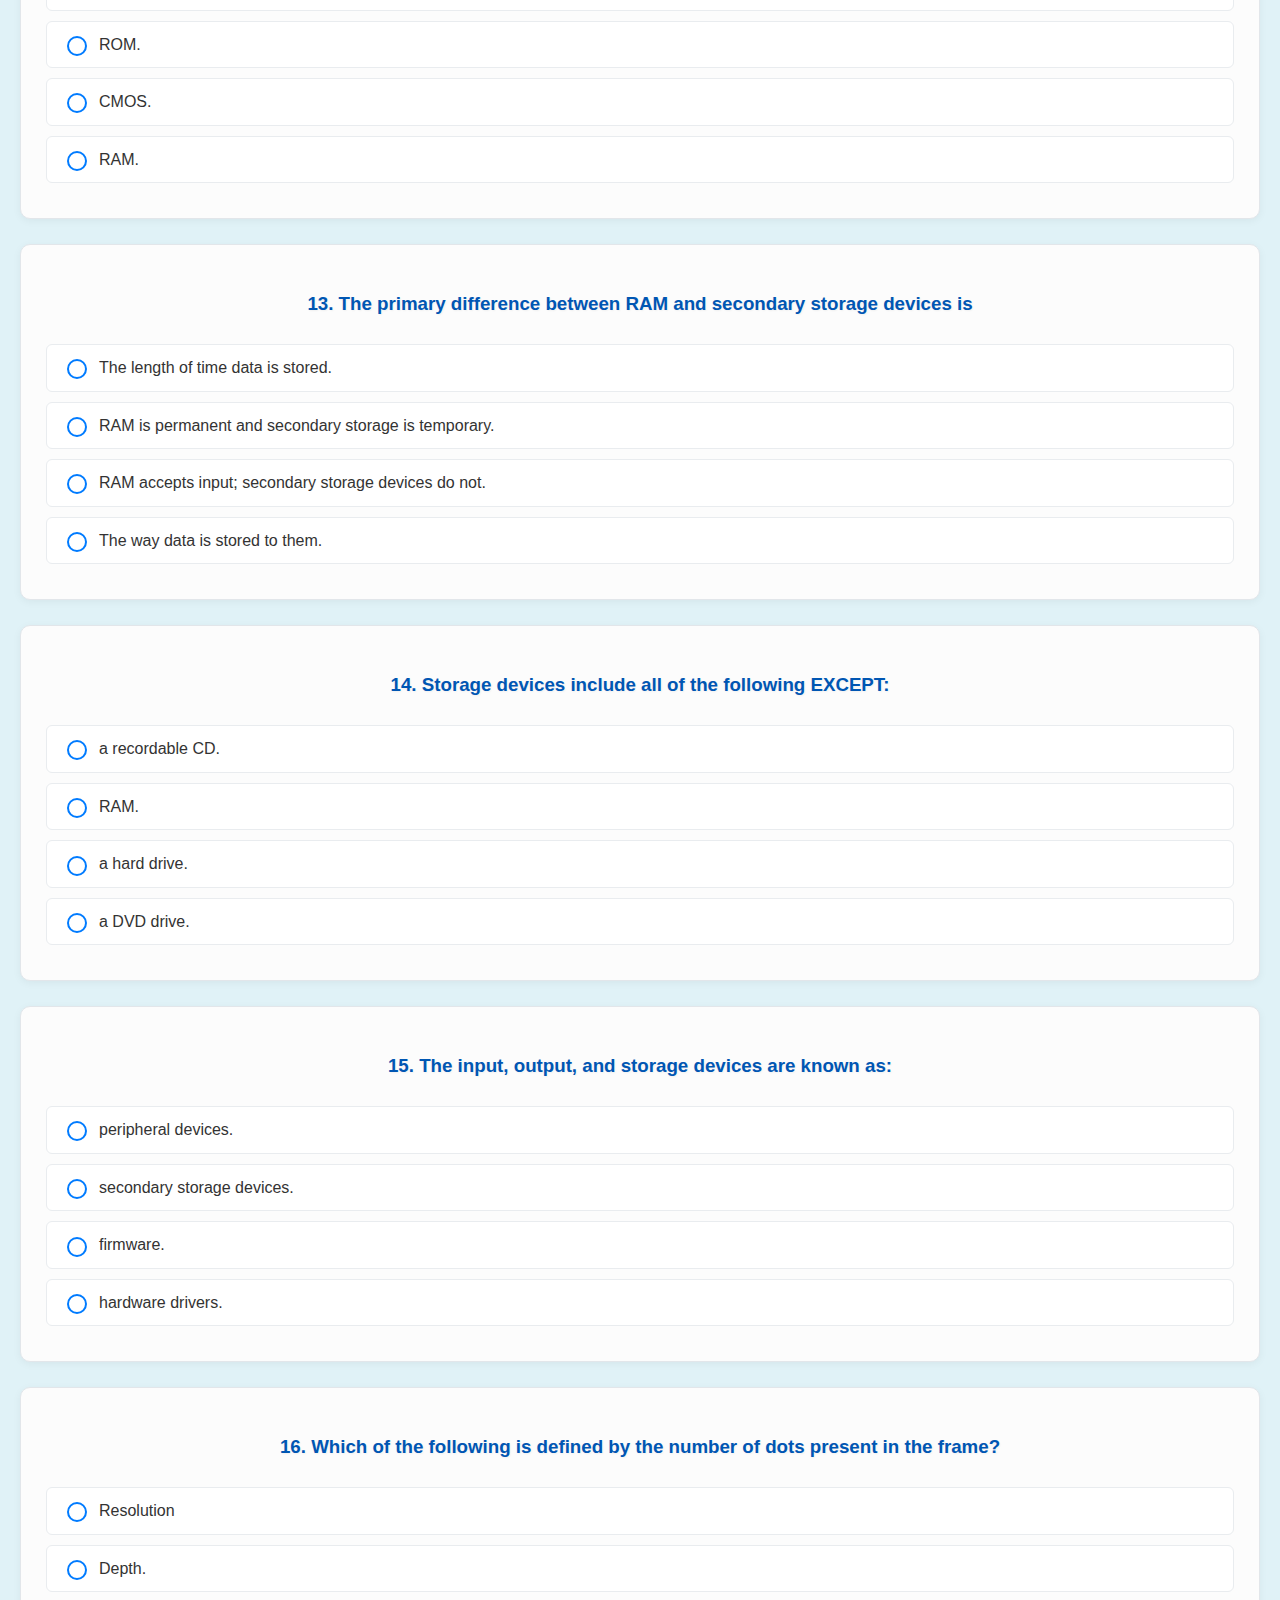
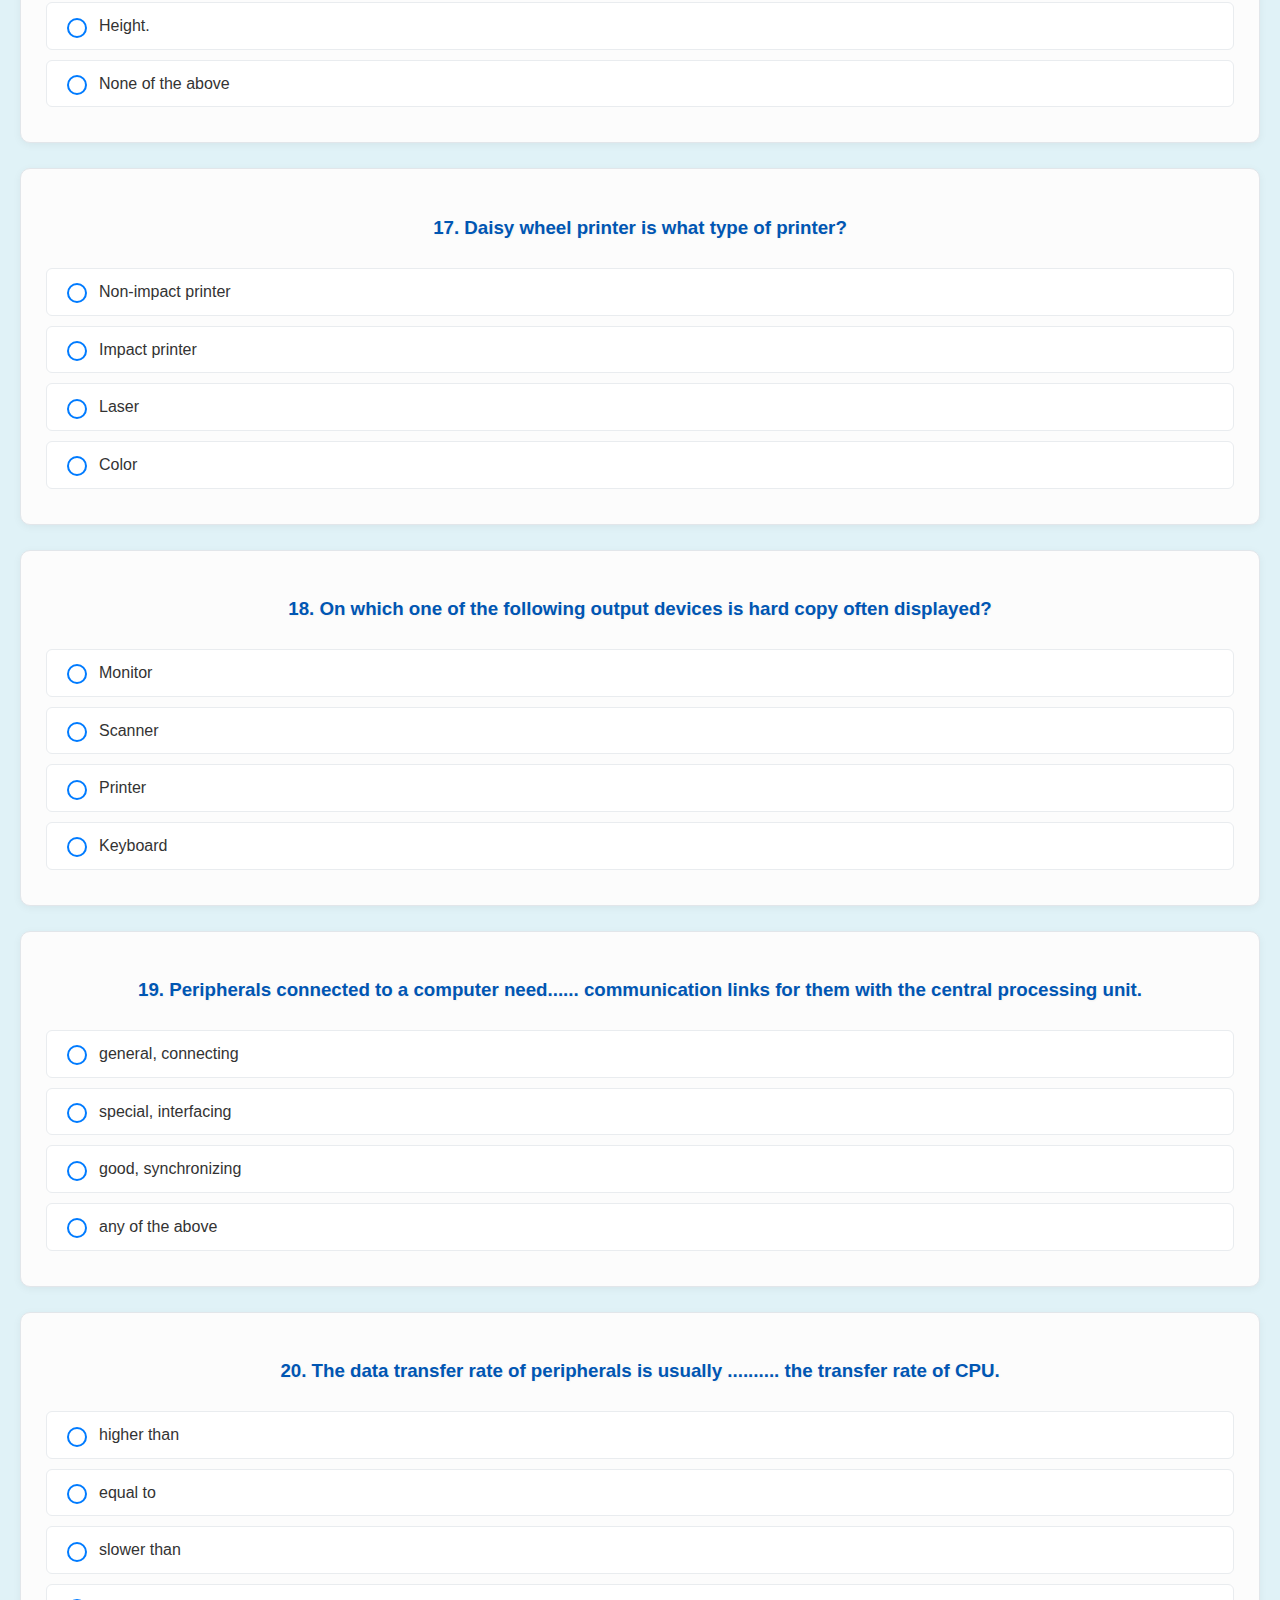
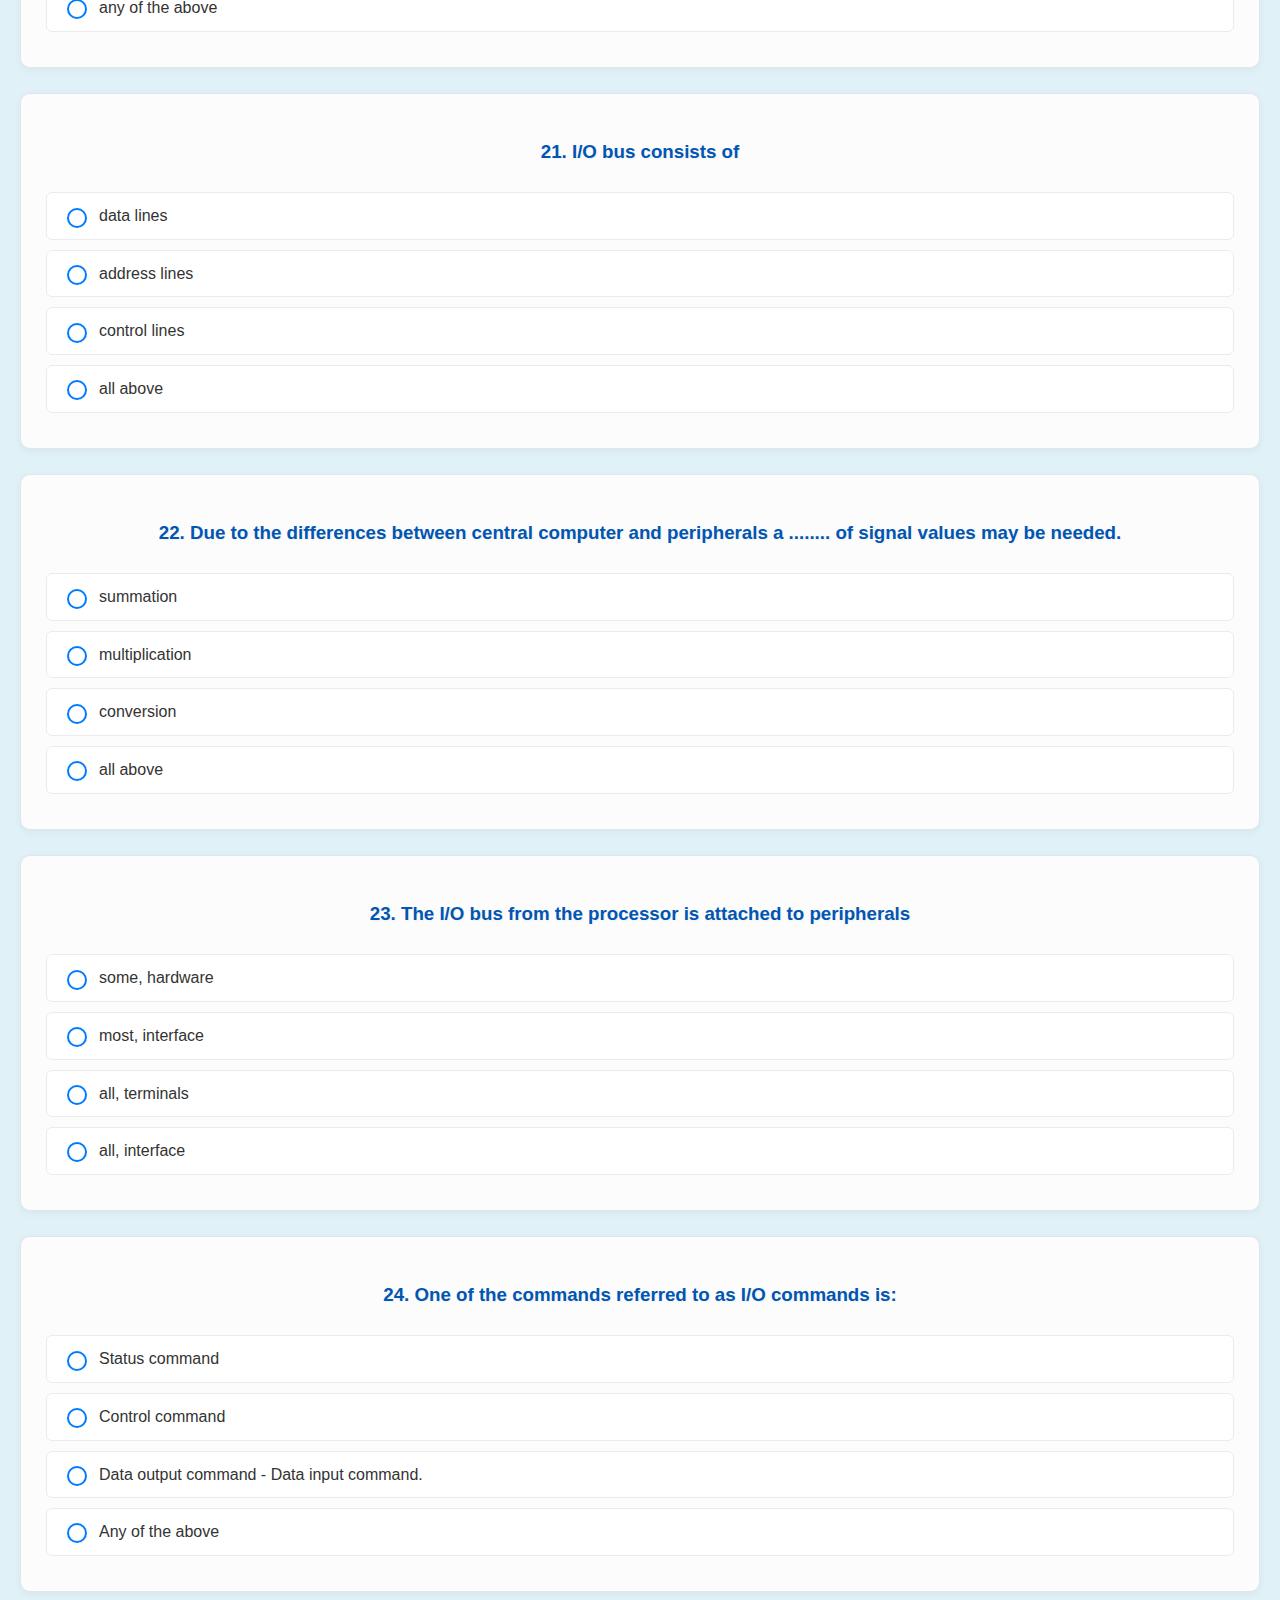
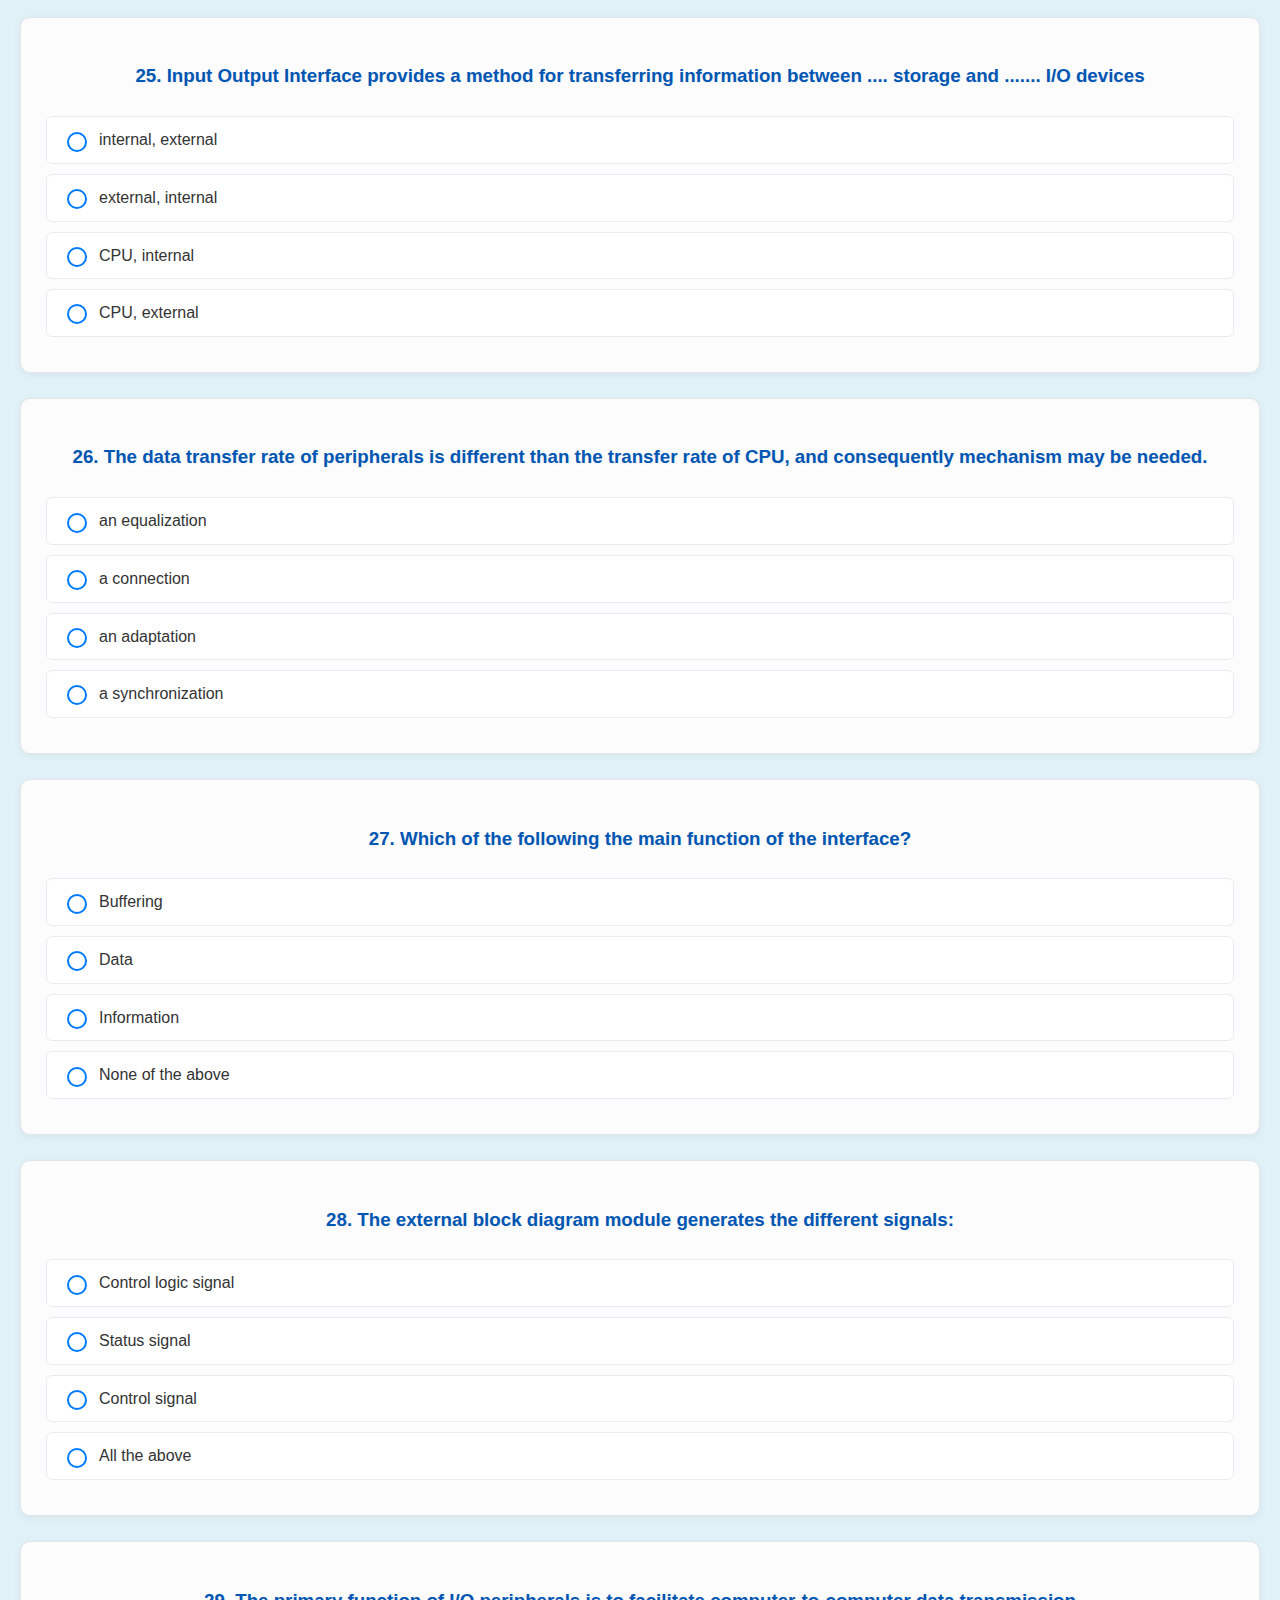
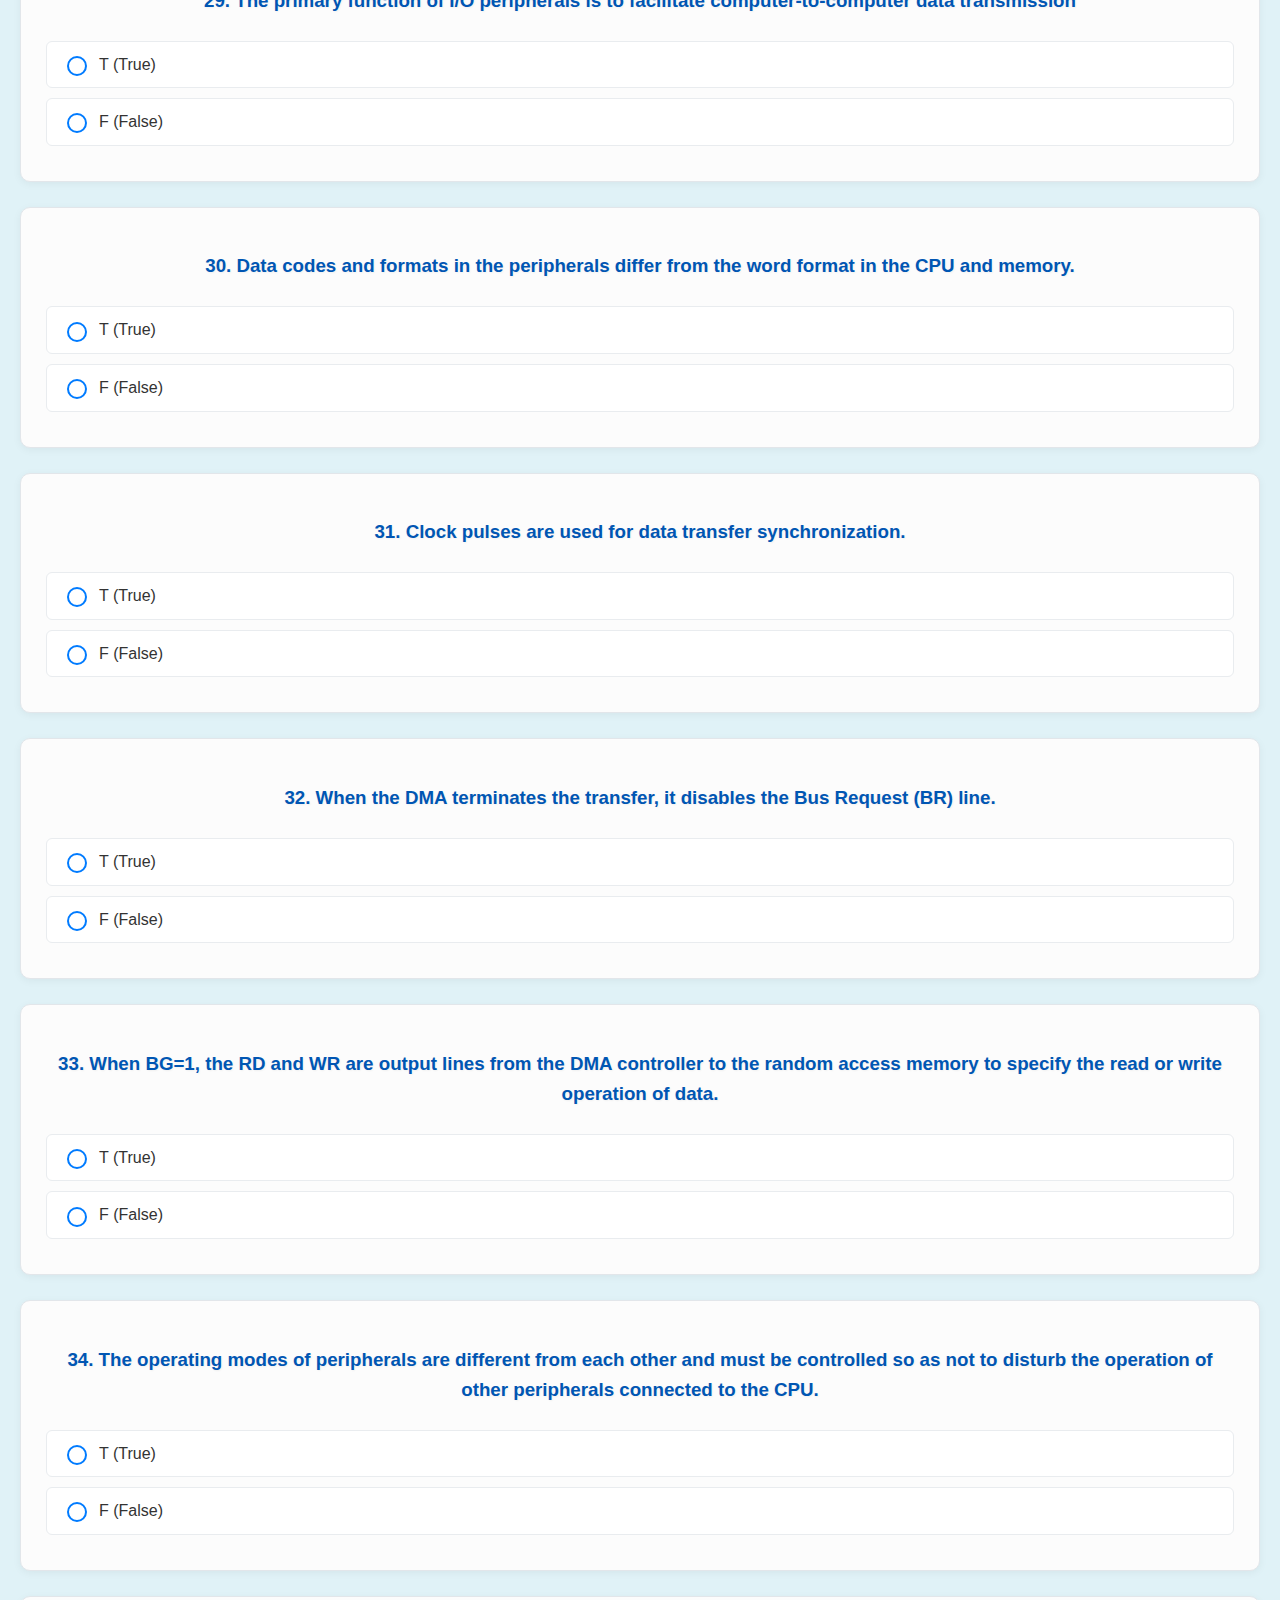
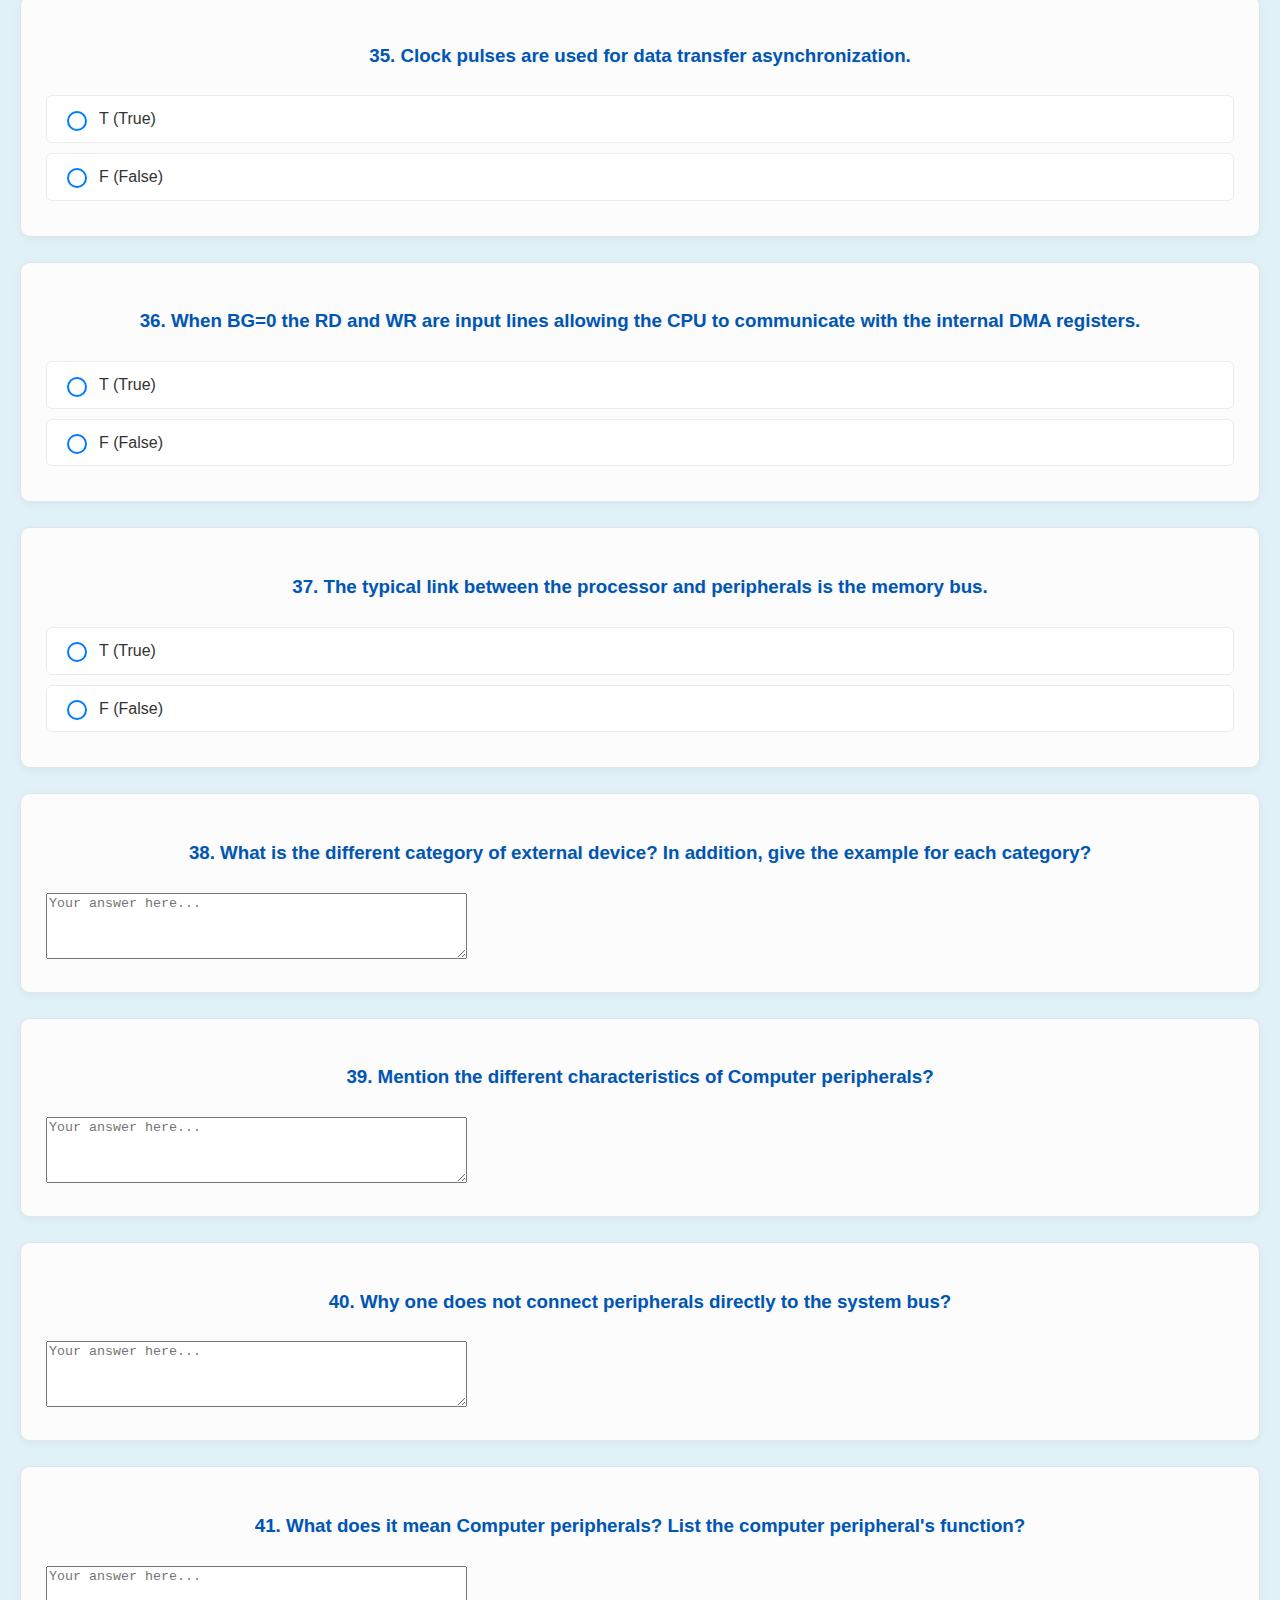
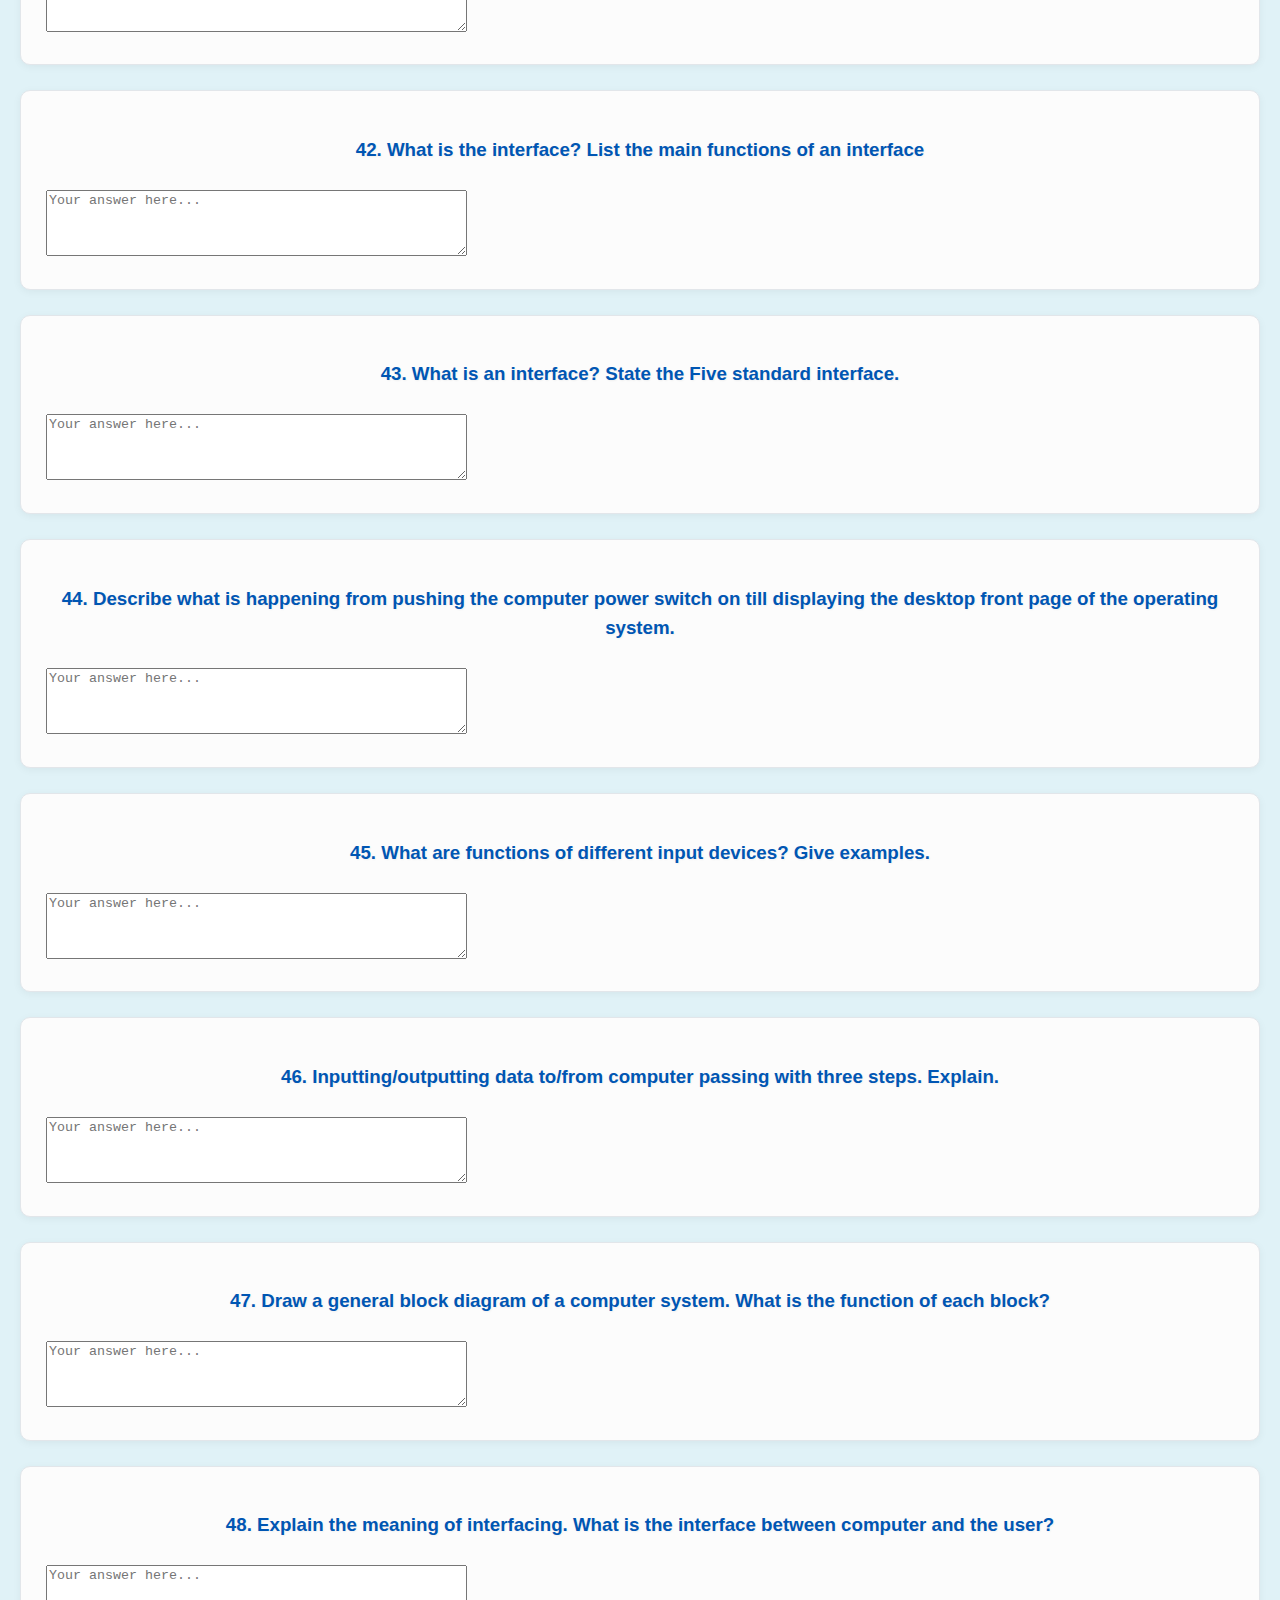
<file: exam4/index.html>
<!DOCTYPE html>
<html lang="en">
  <head>
    <meta charset="UTF-8" />
    <meta name="viewport" content="width=device-width, initial-scale=1.0" />
    <title>Computer Peripherals Combined Exam</title>
    <link rel="stylesheet" href="style.css" />
  </head>
  <body>
    <div class="exam-container">
      <h1>Computer Peripherals Combined Exam</h1>
      <div class="header-info">
        <p><strong>Department:</strong> Computer Science</p>
        <p><strong>Academic Level:</strong> Two</p>
        <p><strong>Course Code:</strong> CS214</p>
        <p><strong>Course Title:</strong> Computer Peripherals</p>
        <p><strong>Instructor:</strong> Dr.abdelaziz.mohamed</p>
        <p><strong>Total Mark (Auto-graded):</strong> 32</p>
        <p><strong>Time Allowed:</strong> 90 minutes</p>
        <p><strong>Exam Date:</strong> (Combined Quizzes)</p>
      </div>

      <div class="timer-container">
        Time Remaining: <span id="timer">90:00</span>
      </div>

      <div id="quiz-container"></div>

      <button id="submit-quiz">Submit Exam</button>

      <div id="result-container" class="hidden">
        <h2>Exam Results</h2>
        <p>Your Score (Auto-graded): <span id="score"></span> / 32</p>
        <div id="feedback"></div>
        <p><em>Note: Open-ended questions require manual grading.</em></p>
      </div>
    </div>

    <script src="script.js"></script>
  </body>
</html>
</file>
<file: exam1/style.css>
body {
  font-family: "Segoe UI", Tahoma, Geneva, Verdana, sans-serif;
  background-color: #e0f2f7; /* Lighter blue background */
  color: #333;
  line-height: 1.6;
  margin: 0;
  padding: 20px;
  display: flex;
  justify-content: center;
  align-items: flex-start;
  min-height: 100vh;
  overflow-x: hidden; /* Prevent horizontal scroll from animations */
  display: flex;
  justify-content: center;
  align-items: center;
  min-height: 100vh;
  position: relative; /* For absolute positioning of submit button */
}
#submit-quiz {
  display: block;
  margin: auto;
  text-align: center;
  bottom: 20px;
  right: 20px;
  background-color: #ff0000;
  color: white;
  padding: 15px 30px;
  border: solid 2px #ff0090;
  border-radius: 8px;
  cursor: pointer;
  box-shadow: 0 4px 10px rgba(0, 0, 0, 0.1);
  transition: background-color 0.3s ease, transform 0.2s ease,
    box-shadow 0.3s ease;
  font-weight: bold;
  letter-spacing: 0.5px;
  animation: pulse 2s infinite ease-in-out;
}
/* --- Keyframe Animations --- */

/* General Fade In - for elements that start from 0 opacity */
@keyframes fadeIn {
  from {
    opacity: 0;
  }
  to {
    opacity: 1;
  }
}

/* Slide in from left for list items/questions */
@keyframes slideInFromLeft {
  from {
    transform: translateX(-50px);
    opacity: 0;
  }
  to {
    transform: translateX(0);
    opacity: 1;
  }
}

/* Button Pulse effect */
@keyframes pulse {
  0% {
    transform: scale(1);
    box-shadow: 0 0 0 0 rgba(0, 123, 255, 0.7);
  }
  70% {
    transform: scale(1.02);
    box-shadow: 0 0 0 10px rgba(0, 123, 255, 0);
  }
  100% {
    transform: scale(1);
    box-shadow: 0 0 0 0 rgba(0, 123, 255, 0);
  }
}

/* Error/Incorrect Shake effect */
@keyframes shake {
  0%,
  100% {
    transform: translateX(0);
  }
  10%,
  30%,
  50%,
  70%,
  90% {
    transform: translateX(-5px);
  }
  20%,
  40%,
  60%,
  80% {
    transform: translateX(5px);
  }
}

/* Bounce in for new elements like questions */
@keyframes bounceIn {
  0% {
    transform: scale(0.8);
    opacity: 0;
  }
  50% {
    transform: scale(1.05);
    opacity: 1;
  }
  100% {
    transform: scale(1);
  }
}

/* Subtle Floating for timers/important elements */
@keyframes float {
  0% {
    transform: translateY(0px);
  }
  50% {
    transform: translateY(-5px);
  }
  100% {
    transform: translateY(0px);
  }
}

/* Border color rotation for final score */
@keyframes rotateBorder {
  0% {
    border-color: #007bff;
  }
  25% {
    border-color: #28a745;
  }
  50% {
    border-color: #ffc107;
  }
  75% {
    border-color: #dc3545;
  }
  100% {
    border-color: #007bff;
  }
}

/* Selected Radio Button Pop */
@keyframes radioPop {
  0% {
    transform: scale(1);
  }
  50% {
    transform: scale(1.3);
  }
  100% {
    transform: scale(1.2);
  } /* End slightly larger */
}

/* Result Question Background Fade */
@keyframes resultBgFadeCorrect {
  from {
    background-color: #f0f0f0;
  }
  to {
    background-color: #d4edda;
  } /* Correct background */
}
@keyframes resultBgFadeIncorrect {
  from {
    background-color: #f0f0f0;
  }
  to {
    background-color: #f8d7da;
  } /* Incorrect background */
}

/* --- General Layout --- */
.container {
  background: #ffffff;
  padding: 40px;
  border-radius: 12px;
  box-shadow: 0 10px 25px rgba(0, 0, 0, 0.15);
  max-width: 950px;
  width: 100%;
  box-sizing: border-box;
  /* This ensures it starts visible, and the animation fades it in */
  animation: fadeIn 1s ease-out forwards;
}

h1,
h2,
h3 {
  color: #0056b3;
  text-align: center;
  margin-bottom: 25px;
  text-shadow: 1px 1px 2px rgba(0, 0, 0, 0.05);
}

p {
  margin-bottom: 12px;
}

/* --- Buttons --- */
.button,
.back-button {
  display: inline-block;
  background-color: #007bff;
  color: white;
  padding: 12px 25px;
  border-radius: 8px;
  text-decoration: none;
  text-align: center;
  margin-top: 25px;
  transition: background-color 0.3s ease, transform 0.2s ease,
    box-shadow 0.3s ease;
  font-weight: bold;
  letter-spacing: 0.5px;
  animation: pulse 2s infinite ease-in-out;
}

.button:hover,
.back-button:hover {
  background-color: #0056b3;
  transform: translateY(-3px);
  box-shadow: 0 5px 15px rgba(0, 0, 0, 0.2);
}

.back-button {
  background-color: #6c757d;
  margin-left: 15px;
  animation: none;
}

.back-button:hover {
  background-color: #5a6268;
}

/* --- Exam List (exams.php) --- */
.exam-list {
  list-style: none;
  padding: 0;
}

.exam-list li {
  margin-bottom: 15px;
  /* Ensure it starts visible, and the animation then slides it in */
  animation: slideInFromLeft 0.8s ease-out forwards;
}

.exam-list li:nth-child(1) {
  animation-delay: 0.1s;
}
.exam-list li:nth-child(2) {
  animation-delay: 0.2s;
}
.exam-list li:nth-child(3) {
  animation-delay: 0.3s;
}
.exam-list li:nth-child(4) {
  animation-delay: 0.4s;
}
.exam-list li:nth-child(5) {
  animation-delay: 0.5s;
}
.exam-list li:nth-child(6) {
  animation-delay: 0.6s;
}

.exam-list li a {
  display: block;
  padding: 15px 25px;
  background-color: #f0f8ff;
  border: 1px solid #cceeff;
  border-radius: 8px;
  color: #0056b3;
  text-decoration: none;
  font-weight: 500;
  transition: background-color 0.3s ease, border-color 0.3s ease,
    transform 0.2s ease;
}

.exam-list li a:hover {
  background-color: #e0f2f7;
  border-color: #aaddff;
  transform: translateX(5px);
}

/* --- Timer (take_exam.php) --- */
.timer {
  font-size: 1.8em;
  font-weight: bold;
  color: #dc3545;
  text-align: center;
  margin-bottom: 30px;
  padding: 15px;
  border: 3px solid #dc3545;
  border-radius: 10px;
  background-color: #fff0f3;
  box-shadow: 0 4px 10px rgba(0, 0, 0, 0.1);
  animation: float 2s ease-in-out infinite alternate;
}

/* --- Question Block (take_exam.php) --- */
.question-block {
  background-color: #fcfcfc;
  border: 1px solid #e2e6ea;
  border-radius: 10px;
  padding: 25px;
  margin-bottom: 25px;
  box-shadow: 0 2px 8px rgba(0, 0, 0, 0.05);
  /* Ensure it starts visible, and the animation then slides it in */
  animation: bounceIn 0.8s ease-out forwards;
}

/* Add animation delay for each question */
.question-block:nth-of-type(1) {
  animation-delay: 0.2s;
}
.question-block:nth-of-type(2) {
  animation-delay: 0.3s;
}
.question-block:nth-of-type(3) {
  animation-delay: 0.4s;
}
.question-block:nth-of-type(4) {
  animation-delay: 0.5s;
}
.question-block:nth-of-type(5) {
  animation-delay: 0.6s;
}

.question-block h2 {
  margin-top: 0;
  color: #495057;
  font-size: 1.3em;
  text-align: left;
  margin-bottom: 15px;
}

.question-block label {
  display: flex;
  align-items: center;
  margin-bottom: 10px;
  cursor: pointer;
  padding: 10px 15px;
  border: 1px solid #e9ecef;
  border-radius: 6px;
  transition: background-color 0.2s ease, box-shadow 0.2s ease, color 0.2s ease;
  background-color: #ffffff;
}

.question-block label:hover {
  background-color: #eef7ff;
  box-shadow: 0 0 10px rgba(0, 123, 255, 0.2);
  color: #0056b3;
}

.question-block input[type="radio"] {
  appearance: none;
  -webkit-appearance: none;
  width: 20px;
  height: 20px;
  border: 2px solid #007bff;
  border-radius: 50%;
  margin-right: 12px;
  position: relative;
  cursor: pointer;
  outline: none;
  transition: background-color 0.2s ease, border-color 0.2s ease,
    transform 0.2s ease;
  flex-shrink: 0;
}

.question-block input[type="radio"]:checked {
  background-color: #007bff;
  border-color: #007bff;
  animation: radioPop 0.3s ease-out forwards;
}

.question-block input[type="radio"]:checked::after {
  content: "";
  display: block;
  width: 10px;
  height: 10px;
  background: white;
  border-radius: 50%;
  position: absolute;
  top: 50%;
  left: 50%;
  transform: translate(-50%, -50%);
}

/* --- Submit Button --- */
.submit-button {
  width: 100%;
  padding: 18px;
  font-size: 1.4em;
  margin-top: 40px;
  background-color: #28a745;
  animation: pulse 2s infinite ease-in-out;
}

.submit-button:hover {
  background-color: #218838;
}

/* --- Results Page (process_exam.php) --- */
.result-question {
  background-color: #fcfcfc;
  border: 1px solid #e2e6ea;
  border-radius: 10px;
  padding: 20px;
  margin-bottom: 20px;
  box-shadow: 0 2px 8px rgba(0, 0, 0, 0.05);
  transition: transform 0.3s ease;
  opacity: 0; /* Still hide initially for staggered fade in */
  animation: fadeIn 0.8s ease-out forwards;
}
.result-question:nth-of-type(1) {
  animation-delay: 0.1s;
}
.result-question:nth-of-type(2) {
  animation-delay: 0.2s;
}
.result-question:nth-of-type(3) {
  animation-delay: 0.3s;
}
.result-question:nth-of-type(4) {
  animation-delay: 0.4s;
}
.result-question:nth-of-type(5) {
  animation-delay: 0.5s;
}

.result-question:hover {
  transform: translateY(-3px);
}

.result-question h3 {
  color: #1a7e32;
  font-size: 1.2em;
  text-align: left;
  margin-bottom: 12px;
}

.result-question p {
  margin: 8px 0;
}

.status {
  font-weight: bold;
  padding: 5px 10px;
  border-radius: 5px;
  display: inline-block;
  margin-top: 5px;
}

.correct {
  color: #155724;
  background-color: #d4edda;
  border: 1px solid #c3e6cb;
  animation: bounceIn 0.5s ease-out forwards, resultBgFadeCorrect 1s forwards;
}

.incorrect {
  color: #721c24;
  background-color: #f8d7da;
  border: 1px solid #f5c6cb;
  animation: shake 0.5s ease-out forwards, resultBgFadeIncorrect 1s forwards;
}

.correct-answer {
  font-weight: bold;
  color: #007bff;
  border-bottom: 2px solid #007bff;
  padding-bottom: 2px;
}

.explanation {
  font-style: italic;
  color: #555;
  margin-top: 15px;
  border-top: 1px dashed #ced4da;
  padding-top: 15px;
  line-height: 1.8;
  background-color: #f9f9f9;
  padding: 10px;
  border-radius: 5px;
}

.final-score {
  text-align: center;
  margin-top: 40px;
  padding: 30px;
  background-color: #d1ecf1;
  border: 3px solid;
  border-radius: 15px;
  font-size: 2em;
  font-weight: bold;
  color: #0c5460;
  box-shadow: 0 5px 20px rgba(0, 0, 0, 0.1);
  animation: fadeIn 1.5s ease-out forwards,
    rotateBorder 4s linear infinite alternate;
}

.final-score h2 {
  color: #0c5460;
  margin-bottom: 10px;
}

.error {
  color: #dc3545;
  font-weight: bold;
  text-align: center;
  padding: 10px;
  background-color: #f8d7da;
  border: 1px solid #f5c6cb;
  border-radius: 5px;
  animation: shake 0.5s ease-out;
}

.skipped {
  color: #6c757d;
  font-style: italic;
}

/* --- Responsive adjustments --- */
@media (max-width: 768px) {
  .container {
    padding: 20px;
  }
  .button,
  .back-button,
  .exam-list li a,
  .submit-button {
    padding: 10px 15px;
    font-size: 0.9em;
  }
  .timer {
    font-size: 1.3em;
  }
  .final-score {
    font-size: 1.5em;
    padding: 20px;
  }
  .question-block label {
    padding: 8px 10px;
  }
}

@media (max-width: 480px) {
  .container {
    padding: 15px;
    border-radius: 8px;
  }
  h1 {
    font-size: 1.5em;
  }
  .question-block h2 {
    font-size: 1.1em;
  }
  .exam-list li {
    margin-bottom: 10px;
  }
  .button,
  .back-button {
    display: block;
    width: 100%;
    margin-left: 0;
    margin-top: 15px;
  }
  .question-block label {
    flex-direction: row;
    align-items: center;
  }
  .question-block input[type="radio"] {
    margin-top: 0;
  }
}
</file>
<file: exam4/style.css>
body {
  font-family: 'Segoe UI', Tahoma, Geneva, Verdana, sans-serif;
  background-color: #e0f2f7; /* Lighter blue background */
  color: #333;
  line-height: 1.6;
  margin: 0;
  padding: 20px;
  display: flex;
  justify-content: center;
  align-items: flex-start;
  min-height: 100vh;
  overflow-x: hidden; /* Prevent horizontal scroll from animations */
}

/* --- Keyframe Animations --- */

/* General Fade In - for elements that start from 0 opacity */
@keyframes fadeIn {
  from { opacity: 0; }
  to { opacity: 1; }
}

/* Slide in from left for list items/questions */
@keyframes slideInFromLeft {
  from { transform: translateX(-50px); opacity: 0; }
  to { transform: translateX(0); opacity: 1; }
}

/* Button Pulse effect */
@keyframes pulse {
  0% { transform: scale(1); box-shadow: 0 0 0 0 rgba(0, 123, 255, 0.7); }
  70% { transform: scale(1.02); box-shadow: 0 0 0 10px rgba(0, 123, 255, 0); }
  100% { transform: scale(1); box-shadow: 0 0 0 0 rgba(0, 123, 255, 0); }
}

/* Error/Incorrect Shake effect */
@keyframes shake {
  0%, 100% { transform: translateX(0); }
  10%, 30%, 50%, 70%, 90% { transform: translateX(-5px); }
  20%, 40%, 60%, 80% { transform: translateX(5px); }
}

/* Bounce in for new elements like questions */
@keyframes bounceIn {
  0% { transform: scale(0.8); opacity: 0; }
  50% { transform: scale(1.05); opacity: 1; }
  100% { transform: scale(1); }
}

/* Subtle Floating for timers/important elements */
@keyframes float {
  0% { transform: translateY(0px); }
  50% { transform: translateY(-5px); }
  100% { transform: translateY(0px); }
}

/* Border color rotation for final score */
@keyframes rotateBorder {
  0% { border-color: #007bff; }
  25% { border-color: #28a745; }
  50% { border-color: #ffc107; }
  75% { border-color: #dc3545; }
  100% { border-color: #007bff; }
}

/* Selected Radio Button Pop */
@keyframes radioPop {
  0% { transform: scale(1); }
  50% { transform: scale(1.3); }
  100% { transform: scale(1.2); } /* End slightly larger */
}

/* Result Question Background Fade */
@keyframes resultBgFadeCorrect {
  from { background-color: #f0f0f0; }
  to { background-color: #d4edda; } /* Correct background */
}
@keyframes resultBgFadeIncorrect {
  from { background-color: #f0f0f0; }
  to { background-color: #f8d7da; } /* Incorrect background */
}

/* --- General Layout --- */
.container {
  background: #ffffff;
  padding: 40px;
  border-radius: 12px;
  box-shadow: 0 10px 25px rgba(0, 0, 0, 0.15);
  max-width: 950px;
  width: 100%;
  box-sizing: border-box;
  /* This ensures it starts visible, and the animation fades it in */
  animation: fadeIn 1s ease-out forwards;
}

h1, h2, h3 {
  color: #0056b3;
  text-align: center;
  margin-bottom: 25px;
  text-shadow: 1px 1px 2px rgba(0, 0, 0, 0.05);
}

p {
  margin-bottom: 12px;
}

/* --- Buttons --- */
.button, .back-button {
  display: inline-block;
  background-color: #007bff;
  color: white;
  padding: 12px 25px;
  border-radius: 8px;
  text-decoration: none;
  text-align: center;
  margin-top: 25px;
  transition: background-color 0.3s ease, transform 0.2s ease, box-shadow 0.3s ease;
  font-weight: bold;
  letter-spacing: 0.5px;
  animation: pulse 2s infinite ease-in-out;
}

.button:hover, .back-button:hover {
  background-color: #0056b3;
  transform: translateY(-3px);
  box-shadow: 0 5px 15px rgba(0, 0, 0, 0.2);
}

.back-button {
  background-color: #6c757d;
  margin-left: 15px;
  animation: none;
}

.back-button:hover {
  background-color: #5a6268;
}

/* --- Exam List (exams.php) --- */
.exam-list {
  list-style: none;
  padding: 0;
}

.exam-list li {
  margin-bottom: 15px;
  /* Ensure it starts visible, and the animation then slides it in */
  animation: slideInFromLeft 0.8s ease-out forwards;
}

.exam-list li:nth-child(1) { animation-delay: 0.1s; }
.exam-list li:nth-child(2) { animation-delay: 0.2s; }
.exam-list li:nth-child(3) { animation-delay: 0.3s; }
.exam-list li:nth-child(4) { animation-delay: 0.4s; }
.exam-list li:nth-child(5) { animation-delay: 0.5s; }
.exam-list li:nth-child(6) { animation-delay: 0.6s; }


.exam-list li a {
  display: block;
  padding: 15px 25px;
  background-color: #f0f8ff;
  border: 1px solid #cceeff;
  border-radius: 8px;
  color: #0056b3;
  text-decoration: none;
  font-weight: 500;
  transition: background-color 0.3s ease, border-color 0.3s ease, transform 0.2s ease;
}

.exam-list li a:hover {
  background-color: #e0f2f7;
  border-color: #aaddff;
  transform: translateX(5px);
}

/* --- Timer (take_exam.php) --- */
.timer {
  font-size: 1.8em;
  font-weight: bold;
  color: #dc3545;
  text-align: center;
  margin-bottom: 30px;
  padding: 15px;
  border: 3px solid #dc3545;
  border-radius: 10px;
  background-color: #fff0f3;
  box-shadow: 0 4px 10px rgba(0, 0, 0, 0.1);
  animation: float 2s ease-in-out infinite alternate;
}

/* --- Question Block (take_exam.php) --- */
.question-block {
  background-color: #fcfcfc;
  border: 1px solid #e2e6ea;
  border-radius: 10px;
  padding: 25px;
  margin-bottom: 25px;
  box-shadow: 0 2px 8px rgba(0, 0, 0, 0.05);
  /* Ensure it starts visible, and the animation then slides it in */
  animation: bounceIn 0.8s ease-out forwards;
}

/* Add animation delay for each question */
.question-block:nth-of-type(1) { animation-delay: 0.2s; }
.question-block:nth-of-type(2) { animation-delay: 0.3s; }
.question-block:nth-of-type(3) { animation-delay: 0.4s; }
.question-block:nth-of-type(4) { animation-delay: 0.5s; }
.question-block:nth-of-type(5) { animation-delay: 0.6s; }


.question-block h2 {
  margin-top: 0;
  color: #495057;
  font-size: 1.3em;
  text-align: left;
  margin-bottom: 15px;
}

.question-block label {
  display: flex;
  align-items: center;
  margin-bottom: 10px;
  cursor: pointer;
  padding: 10px 15px;
  border: 1px solid #e9ecef;
  border-radius: 6px;
  transition: background-color 0.2s ease, box-shadow 0.2s ease, color 0.2s ease;
  background-color: #ffffff;
}

.question-block label:hover {
  background-color: #eef7ff;
  box-shadow: 0 0 10px rgba(0, 123, 255, 0.2);
  color: #0056b3;
}

.question-block input[type="radio"] {
  appearance: none;
  -webkit-appearance: none;
  width: 20px;
  height: 20px;
  border: 2px solid #007bff;
  border-radius: 50%;
  margin-right: 12px;
  position: relative;
  cursor: pointer;
  outline: none;
  transition: background-color 0.2s ease, border-color 0.2s ease, transform 0.2s ease;
  flex-shrink: 0;
}

.question-block input[type="radio"]:checked {
  background-color: #007bff;
  border-color: #007bff;
  animation: radioPop 0.3s ease-out forwards;
}

.question-block input[type="radio"]:checked::after {
  content: '';
  display: block;
  width: 10px;
  height: 10px;
  background: white;
  border-radius: 50%;
  position: absolute;
  top: 50%;
  left: 50%;
  transform: translate(-50%, -50%);
}

/* --- Submit Button --- */
.submit-button {
  width: 100%;
  padding: 18px;
  font-size: 1.4em;
  margin-top: 40px;
  background-color: #28a745;
  animation: pulse 2s infinite ease-in-out;
}

.submit-button:hover {
  background-color: #218838;
}

/* --- Results Page (process_exam.php) --- */
.result-question {
  background-color: #fcfcfc;
  border: 1px solid #e2e6ea;
  border-radius: 10px;
  padding: 20px;
  margin-bottom: 20px;
  box-shadow: 0 2px 8px rgba(0, 0, 0, 0.05);
  transition: transform 0.3s ease;
  opacity: 0; /* Still hide initially for staggered fade in */
  animation: fadeIn 0.8s ease-out forwards;
}
.result-question:nth-of-type(1) { animation-delay: 0.1s; }
.result-question:nth-of-type(2) { animation-delay: 0.2s; }
.result-question:nth-of-type(3) { animation-delay: 0.3s; }
.result-question:nth-of-type(4) { animation-delay: 0.4s; }
.result-question:nth-of-type(5) { animation-delay: 0.5s; }


.result-question:hover {
  transform: translateY(-3px);
}

.result-question h3 {
  color: #1a7e32;
  font-size: 1.2em;
  text-align: left;
  margin-bottom: 12px;
}

.result-question p {
  margin: 8px 0;
}

.status {
  font-weight: bold;
  padding: 5px 10px;
  border-radius: 5px;
  display: inline-block;
  margin-top: 5px;
}

.correct {
  color: #155724;
  background-color: #d4edda;
  border: 1px solid #c3e6cb;
  animation: bounceIn 0.5s ease-out forwards, resultBgFadeCorrect 1s forwards;
}

.incorrect {
  color: #721c24;
  background-color: #f8d7da;
  border: 1px solid #f5c6cb;
  animation: shake 0.5s ease-out forwards, resultBgFadeIncorrect 1s forwards;
}

.correct-answer {
  font-weight: bold;
  color: #007bff;
  border-bottom: 2px solid #007bff;
  padding-bottom: 2px;
}

.explanation {
  font-style: italic;
  color: #555;
  margin-top: 15px;
  border-top: 1px dashed #ced4da;
  padding-top: 15px;
  line-height: 1.8;
  background-color: #f9f9f9;
  padding: 10px;
  border-radius: 5px;
}

.final-score {
  text-align: center;
  margin-top: 40px;
  padding: 30px;
  background-color: #d1ecf1;
  border: 3px solid;
  border-radius: 15px;
  font-size: 2em;
  font-weight: bold;
  color: #0c5460;
  box-shadow: 0 5px 20px rgba(0, 0, 0, 0.1);
  animation: fadeIn 1.5s ease-out forwards, rotateBorder 4s linear infinite alternate;
}

.final-score h2 {
  color: #0c5460;
  margin-bottom: 10px;
}

.error {
  color: #dc3545;
  font-weight: bold;
  text-align: center;
  padding: 10px;
  background-color: #f8d7da;
  border: 1px solid #f5c6cb;
  border-radius: 5px;
  animation: shake 0.5s ease-out;
}

.skipped {
  color: #6c757d;
  font-style: italic;
}

/* --- Responsive adjustments --- */
@media (max-width: 768px) {
  .container {
      padding: 20px;
  }
  .button, .back-button, .exam-list li a, .submit-button {
      padding: 10px 15px;
      font-size: 0.9em;
  }
  .timer {
      font-size: 1.3em;
  }
  .final-score {
      font-size: 1.5em;
      padding: 20px;
  }
  .question-block label {
      padding: 8px 10px;
  }
}

@media (max-width: 480px) {
  .container {
      padding: 15px;
      border-radius: 8px;
  }
  h1 {
      font-size: 1.5em;
  }
  .question-block h2 {
      font-size: 1.1em;
  }
  .exam-list li {
      margin-bottom: 10px;
  }
  .button, .back-button {
      display: block;
      width: 100%;
      margin-left: 0;
      margin-top: 15px;
  }
  .question-block label {
      flex-direction: row;
      align-items: center;
  }
  .question-block input[type="radio"] {
      margin-top: 0;
  }
}
</file>
